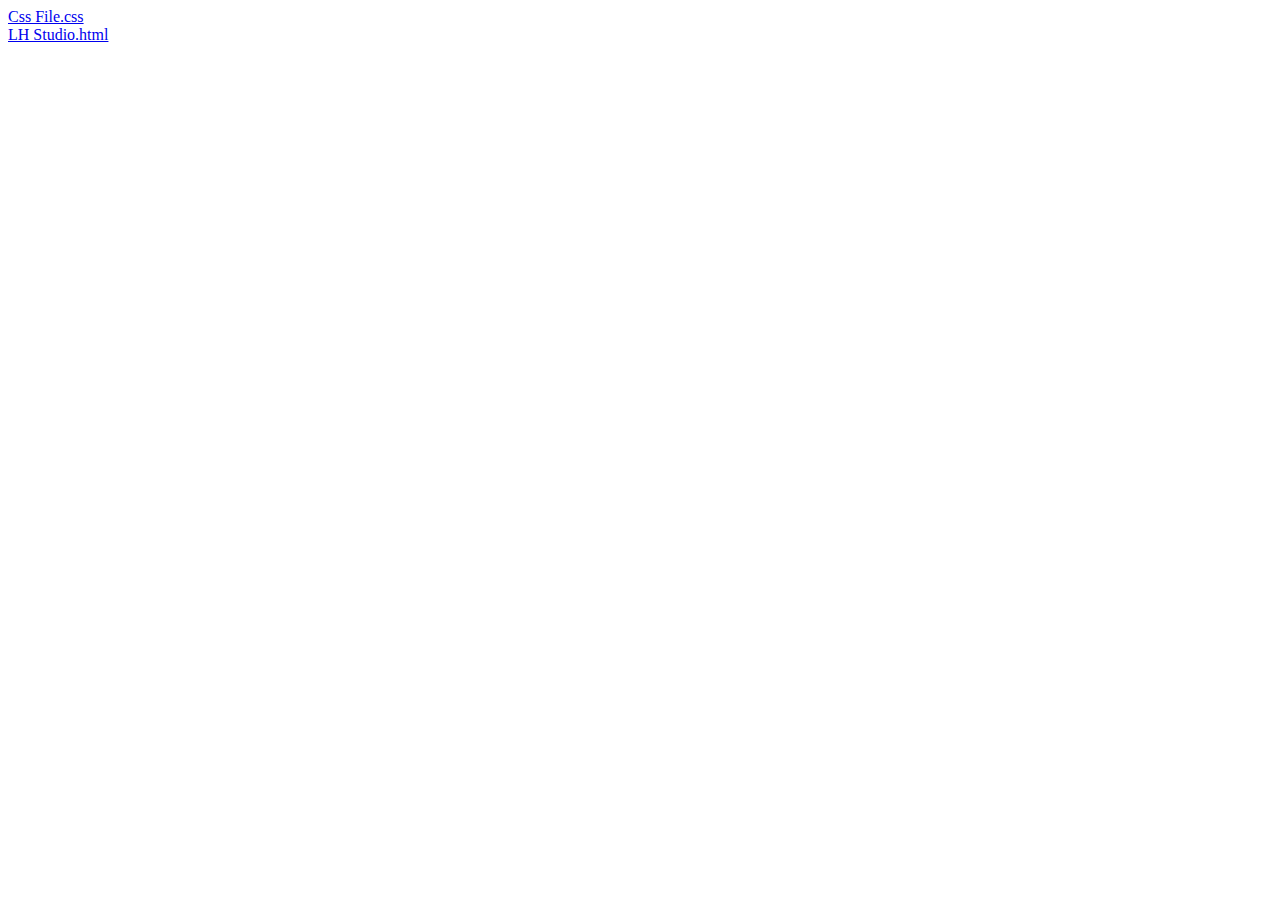
<file: Lh Studio/index.html>
<html><head><title>C:\Users\luked\PycharmProjects\LH Studio Website</title></head><body><a href="Css File.css.html">Css File.css</a><br /><a href="LH Studio.html.html">LH Studio.html</a><br /></body></html>
</file>
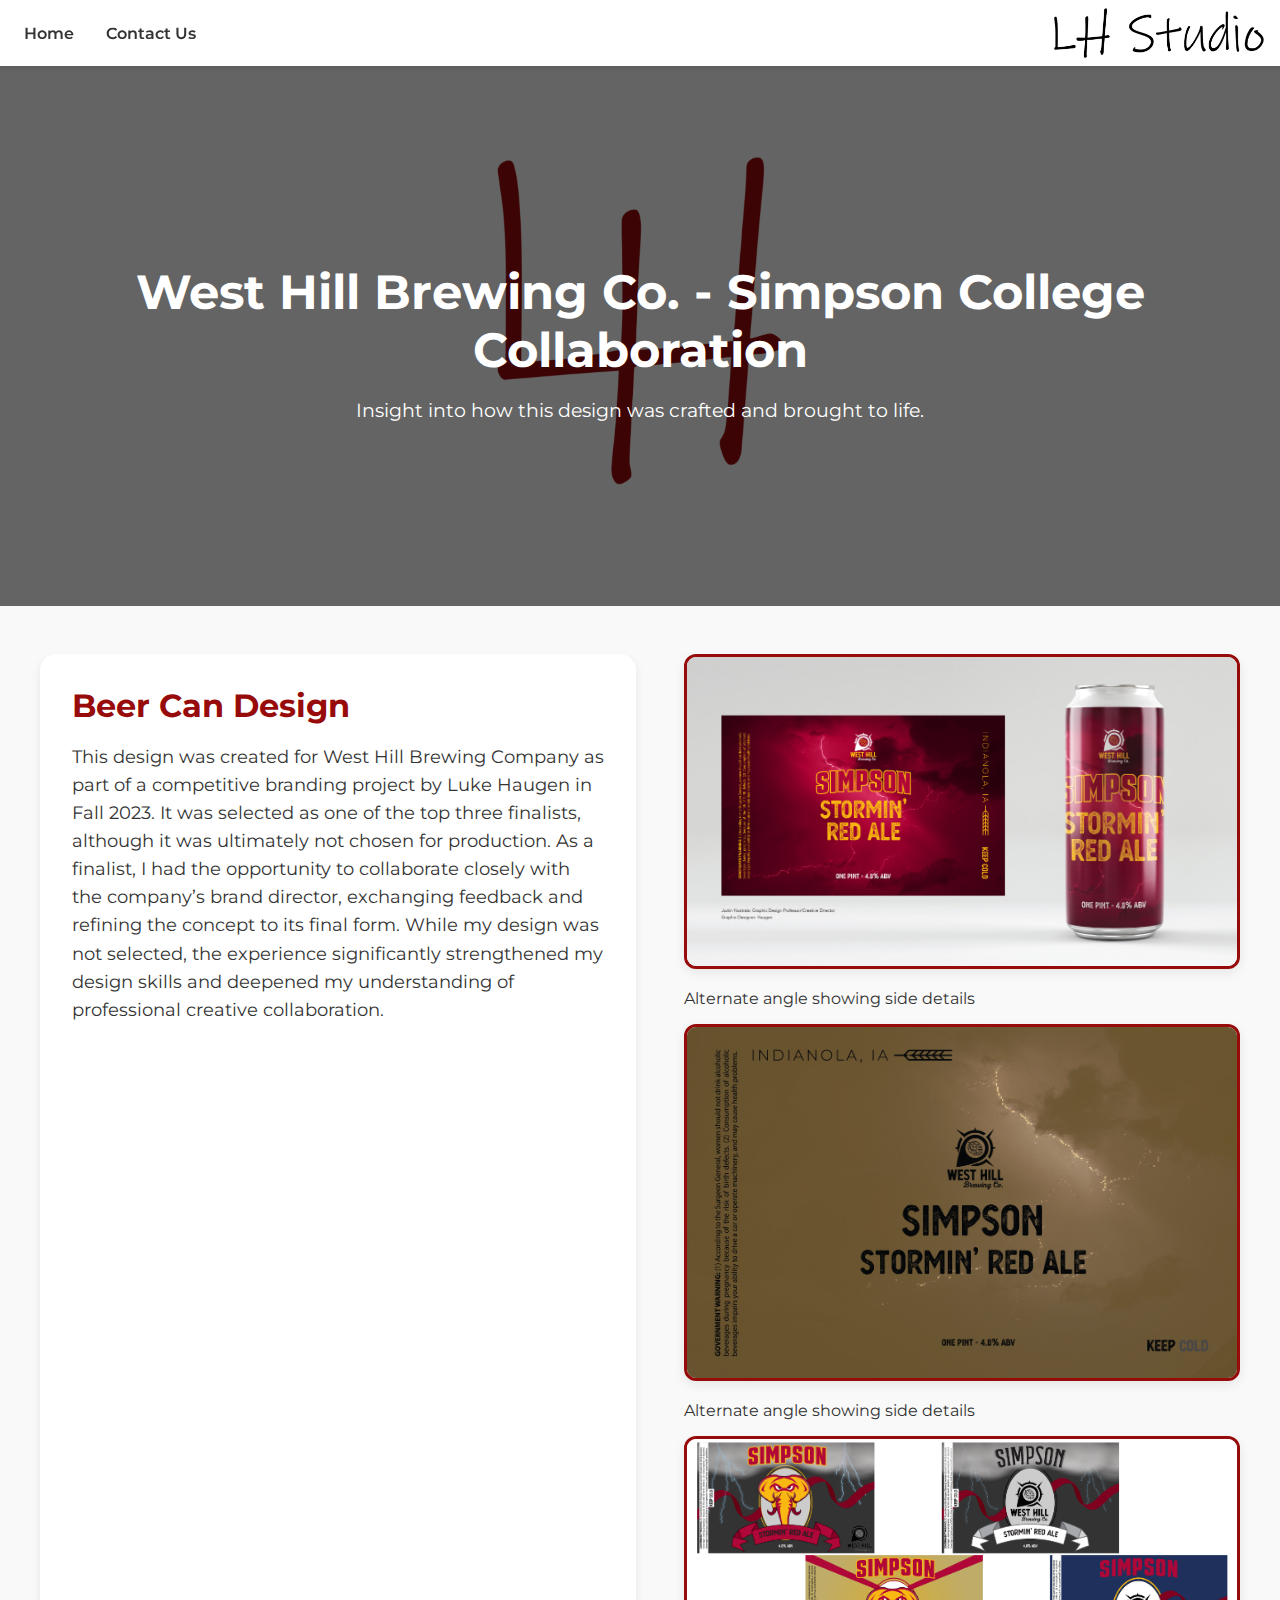
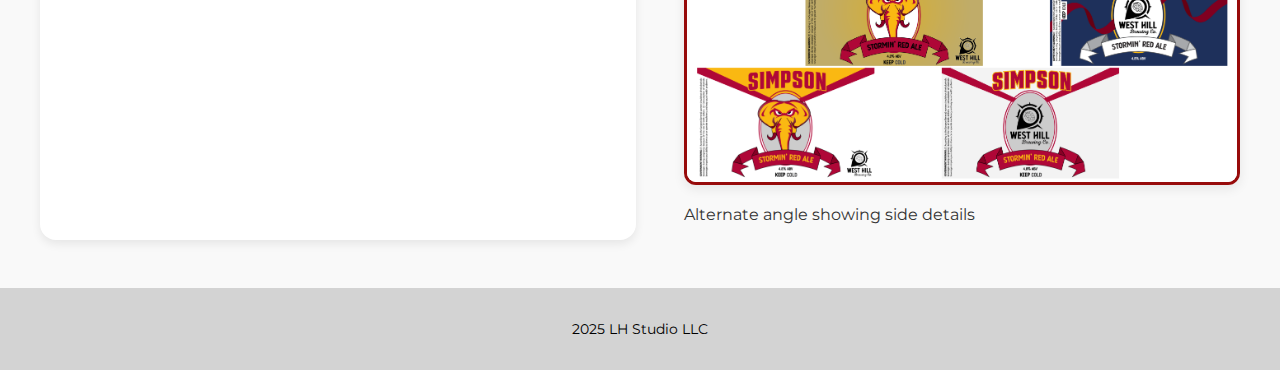
<file: Design1.html>
<!DOCTYPE html>
<html lang="en">
<head>
  <meta charset="UTF-8" />
  <meta name="viewport" content="width=device-width, initial-scale=1" />
  <title>Design 1 – LH Studio</title>
  <link href="https://fonts.googleapis.com/css2?family=Montserrat:wght@400;700&display=swap" rel="stylesheet" />
  <style>
    body {
      margin: 0;
      font-family: 'Montserrat', sans-serif;
      background-color: #f9f9f9;
      color: #333;
      display: flex;
      flex-direction: column;
      min-height: 100vh;
    }
    nav {
      background-color: #fff;
      box-shadow: 0 2px 4px rgba(0,0,0,0.1);
      position: sticky;
      top: 0;
      z-index: 1000;
      padding: 0.5rem 1rem;
    }
    nav ul {
      display: flex;
      align-items: center;
      padding: 0;
      list-style: none;
      margin: 0;
      justify-content: flex-start;
      gap: 1rem;
    }
    nav li {
      margin: 0 0.5rem;
    }
    nav li.logo {
      margin-left: auto;
      margin-right: 0;
    }
    nav a {
      text-decoration: none;
      color: #333;
      font-weight: 600;
      transition: color 0.3s ease;
    }
    nav a:hover {
      color: #970b0b;
    }
    .logo img {
      height: 50px;
      display: block;
    }

    .hero {
      background-image: url('images/LH Studio Logo No Box.png');
      background-repeat: no-repeat;
      background-size: 40%;
      background-position: center;
      height: 60vh;
      display: flex;
      justify-content: center;
      align-items: center;
      position: relative;
      text-align: center;
      color: #fff;
    }
    .hero::after {
      content: '';
      position: absolute;
      top: 0; left: 0;
      width: 100%; height: 100%;
      background-color: rgba(0,0,0,0.6);
      z-index: 0;
    }
    .hero-content {
      position: relative;
      z-index: 1;
    }
    .hero h1 {
      font-size: 3rem;
      margin-bottom: 1rem;
    }
    .hero p {
      font-size: 1.2rem;
    }
    .content-container {
      display: flex;
      flex-wrap: wrap;
      justify-content: center;
      max-width: 1200px;
      margin: 3rem auto;
      padding: 0 1rem;
      gap: 3rem;
      flex-grow: 1;
    }
    .description {
      flex: 1 1 500px;
      max-width: 600px;
      background: #fff;
      padding: 2rem;
      border-radius: 16px;
      box-shadow: 0 4px 10px rgba(0,0,0,0.08);
      color: #333;
    }
    .description h2 {
      margin-top: 0;
      font-weight: 700;
      color: #970b0b;
      font-size: 2rem;
      margin-bottom: 1rem;
    }
    .description p {
      line-height: 1.6;
      font-size: 1.1rem;
    }
    .design-gallery {
      flex: 1 1 500px;
      max-width: 600px;
      display: flex;
      flex-direction: column;
      justify-content: center;
      align-items: center;
      gap: 1.5rem;
    }
    .design-gallery-item img {
      width: 100%;
      max-width: 550px;
      height: auto;
      border: 3px solid #970b0b;
      border-radius: 12px;
      box-shadow: 0 4px 12px rgba(0,0,0,0.08);
      transition: transform 0.3s ease, box-shadow 0.3s ease;
    }
    .design-gallery-item img:hover {
      transform: scale(1.03);
      box-shadow: 0 8px 20px rgba(0,0,0,0.12);
    }

    footer {
      background-color: #D3D3D3;
      color: #000;
      text-align: center;
      padding: 2rem;
      margin-top: auto;
      font-size: 0.9rem;
    }

    @media (max-width: 600px) {
      nav ul {
        flex-direction: column;
        align-items: center;
        gap: 0.5rem;
      }
      nav li.logo {
        order: -1;
        margin: 0 0 0.5rem 0;
        margin-left: 0;
        margin-right: 0;
        align-self: center;
      }
      nav li.logo img {
        height: 50px;
        display: block;
        margin: 0 auto;
      }
      nav li:not(.logo) {
        margin: 0.25rem 0;
      }
      nav a {
        font-size: 1.2rem;
      }
    }

    @media (max-width: 1000px) {
      .content-container {
        flex-direction: column;
        align-items: center;
      }
      .description, .design-gallery {
        max-width: 90vw;
        flex: 1 1 100%;
      }
    }
  </style>
</head>
<body>

  <nav>
    <ul>
      <li><a href="LH%20Studio.html">Home</a></li>
      <li><a href="Contact.html">Contact Us</a></li>
      <li class="logo"><img src="images/Words%20LH%20Studio.png" alt="LH Studio Logo" /></li>
    </ul>
  </nav>

  <section class="hero">
    <div class="hero-content">
      <h1>West Hill Brewing Co. - Simpson College Collaboration</h1>
      <p>Insight into how this design was crafted and brought to life.</p>
    </div>
  </section>

  <main class="content-container">
    <section class="description">
      <h2>Beer Can Design</h2>
      <p>This design was created for West Hill Brewing Company as part of a competitive branding project by Luke Haugen in Fall 2023. It was selected as one of the top three finalists, although it was ultimately not chosen for production. As a finalist, I had the opportunity to collaborate closely with the company’s brand director, exchanging feedback and refining the concept to its final form. While my design was not selected, the experience significantly strengthened my design
        skills and deepened my understanding of professional creative collaboration.</p>
    </section>

    <div class="design-gallery-item">
    <img src="images/Lukes%20Beer%20Label.jpg" alt="Side view" />
    <p>Alternate angle showing side details</p>
      <div class="design-gallery-item">
    <img src="images/Beer%20Logo%20Gold.png" alt="Side view" />
    <p>Alternate angle showing side details</p>
  <div class="design-gallery-item">
    <img src="images/Early%20Design%20Concept-01.png" alt="Side view" />
    <p>Alternate angle showing side details</p>
  </div>
</section>

</section>

  </main>

  <footer>
    2025 LH Studio LLC
  </footer>

</body>
</html>
</file>
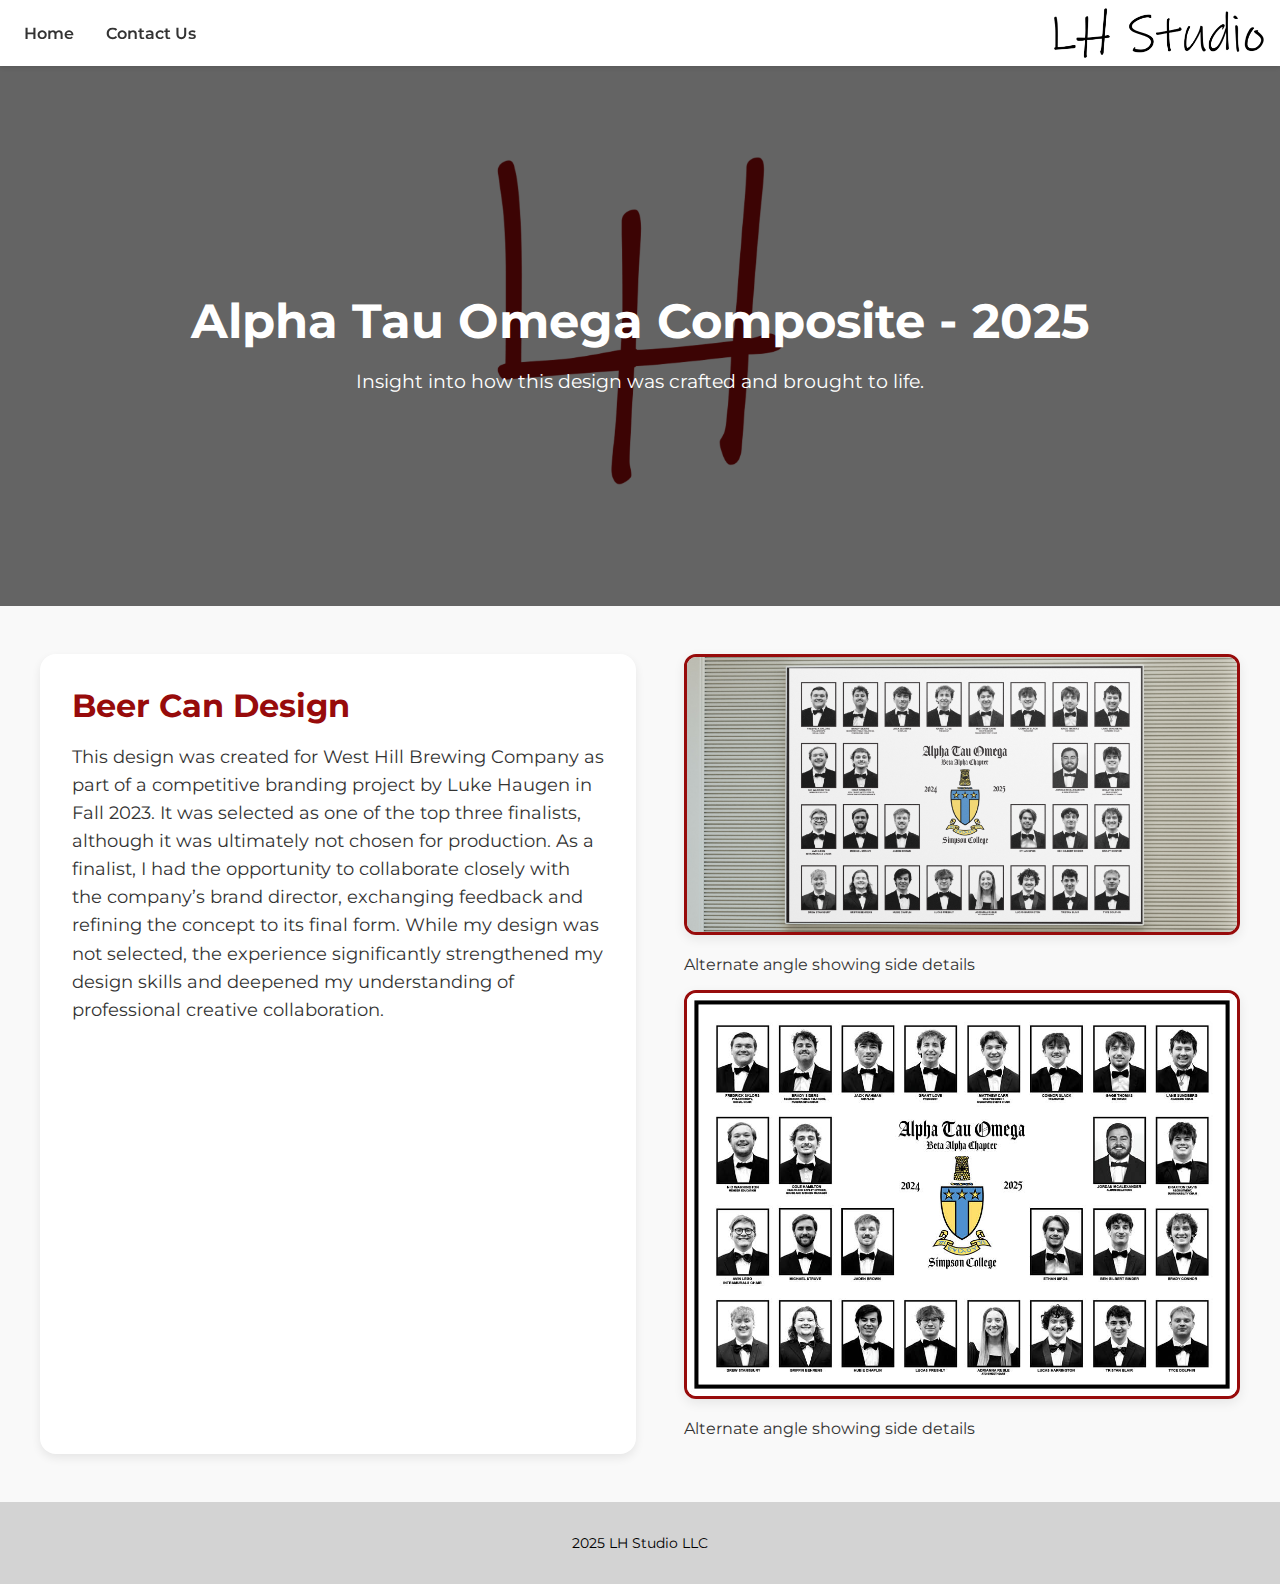
<file: Design2.html>
<!DOCTYPE html>
<html lang="en">
<head>
  <meta charset="UTF-8" />
  <meta name="viewport" content="width=device-width, initial-scale=1" />
  <title>Design 1 – LH Studio</title>
  <link href="https://fonts.googleapis.com/css2?family=Montserrat:wght@400;700&display=swap" rel="stylesheet" />
  <style>
    body {
      margin: 0;
      font-family: 'Montserrat', sans-serif;
      background-color: #f9f9f9;
      color: #333;
      display: flex;
      flex-direction: column;
      min-height: 100vh;
    }
    nav {
      background-color: #fff;
      box-shadow: 0 2px 4px rgba(0,0,0,0.1);
      position: sticky;
      top: 0;
      z-index: 1000;
      padding: 0.5rem 1rem;
    }
    nav ul {
      display: flex;
      align-items: center;
      padding: 0;
      list-style: none;
      margin: 0;
      justify-content: flex-start;
      gap: 1rem;
    }
    nav li {
      margin: 0 0.5rem;
    }
    nav li.logo {
      margin-left: auto;
      margin-right: 0;
    }
    nav a {
      text-decoration: none;
      color: #333;
      font-weight: 600;
      transition: color 0.3s ease;
    }
    nav a:hover {
      color: #970b0b;
    }
    .logo img {
      height: 50px;
      display: block;
    }

    .hero {
      background-image: url('images/LH Studio Logo No Box.png');
      background-repeat: no-repeat;
      background-size: 40%;
      background-position: center;
      height: 60vh;
      display: flex;
      justify-content: center;
      align-items: center;
      position: relative;
      text-align: center;
      color: #fff;
    }
    .hero::after {
      content: '';
      position: absolute;
      top: 0; left: 0;
      width: 100%; height: 100%;
      background-color: rgba(0,0,0,0.6);
      z-index: 0;
    }
    .hero-content {
      position: relative;
      z-index: 1;
    }
    .hero h1 {
      font-size: 3rem;
      margin-bottom: 1rem;
    }
    .hero p {
      font-size: 1.2rem;
    }
    .content-container {
      display: flex;
      flex-wrap: wrap;
      justify-content: center;
      max-width: 1200px;
      margin: 3rem auto;
      padding: 0 1rem;
      gap: 3rem;
      flex-grow: 1;
    }
    .description {
      flex: 1 1 500px;
      max-width: 600px;
      background: #fff;
      padding: 2rem;
      border-radius: 16px;
      box-shadow: 0 4px 10px rgba(0,0,0,0.08);
      color: #333;
    }
    .description h2 {
      margin-top: 0;
      font-weight: 700;
      color: #970b0b;
      font-size: 2rem;
      margin-bottom: 1rem;
    }
    .description p {
      line-height: 1.6;
      font-size: 1.1rem;
    }
    .design-gallery {
      flex: 1 1 500px;
      max-width: 600px;
      display: flex;
      flex-direction: column;
      justify-content: center;
      align-items: center;
      gap: 1.5rem;
    }
    .design-gallery-item img {
      width: 100%;
      max-width: 550px;
      height: auto;
      border: 3px solid #970b0b;
      border-radius: 12px;
      box-shadow: 0 4px 12px rgba(0,0,0,0.08);
      transition: transform 0.3s ease, box-shadow 0.3s ease;
    }
    .design-gallery-item img:hover {
      transform: scale(1.03);
      box-shadow: 0 8px 20px rgba(0,0,0,0.12);
    }

    footer {
      background-color: #D3D3D3;
      color: #000;
      text-align: center;
      padding: 2rem;
      margin-top: auto;
      font-size: 0.9rem;
    }

    @media (max-width: 600px) {
      nav ul {
        flex-direction: column;
        align-items: center;
        gap: 0.5rem;
      }
      nav li.logo {
        order: -1;
        margin: 0 0 0.5rem 0;
        margin-left: 0;
        margin-right: 0;
        align-self: center;
      }
      nav li.logo img {
        height: 50px;
        display: block;
        margin: 0 auto;
      }
      nav li:not(.logo) {
        margin: 0.25rem 0;
      }
      nav a {
        font-size: 1.2rem;
      }
    }

    @media (max-width: 1000px) {
      .content-container {
        flex-direction: column;
        align-items: center;
      }
      .description, .design-gallery {
        max-width: 90vw;
        flex: 1 1 100%;
      }
    }
  </style>
</head>
<body>

  <nav>
    <ul>
      <li><a href="LH%20Studio.html">Home</a></li>
      <li><a href="Contact.html">Contact Us</a></li>
      <li class="logo"><img src="images/Words%20LH%20Studio.png" alt="LH Studio Logo" /></li>
    </ul>
  </nav>

  <section class="hero">
    <div class="hero-content">
      <h1>Alpha Tau Omega Composite - 2025</h1>
      <p>Insight into how this design was crafted and brought to life.</p>
    </div>
  </section>

  <main class="content-container">
    <section class="description">
      <h2>Beer Can Design</h2>
      <p>This design was created for West Hill Brewing Company as part of a competitive branding project by Luke Haugen in Fall 2023. It was selected as one of the top three finalists, although it was ultimately not chosen for production. As a finalist, I had the opportunity to collaborate closely with the company’s brand director, exchanging feedback and refining the concept to its final form. While my design was not selected, the experience significantly strengthened my design
        skills and deepened my understanding of professional creative collaboration.</p>
    </section>

    <div class="design-gallery-item">
    <img src="images/ATO%20Compsite%20250x500-01.png" alt="Side view" />
    <p>Alternate angle showing side details</p>
      <div class="design-gallery-item">
    <img src="images/ATO%20composite%202025.jpg" alt="Side view" />
    <p>Alternate angle showing side details</p>

  </div>
</section>

</section>

  </main>

  <footer>
    2025 LH Studio LLC
  </footer>

</body>
</html>
</file>
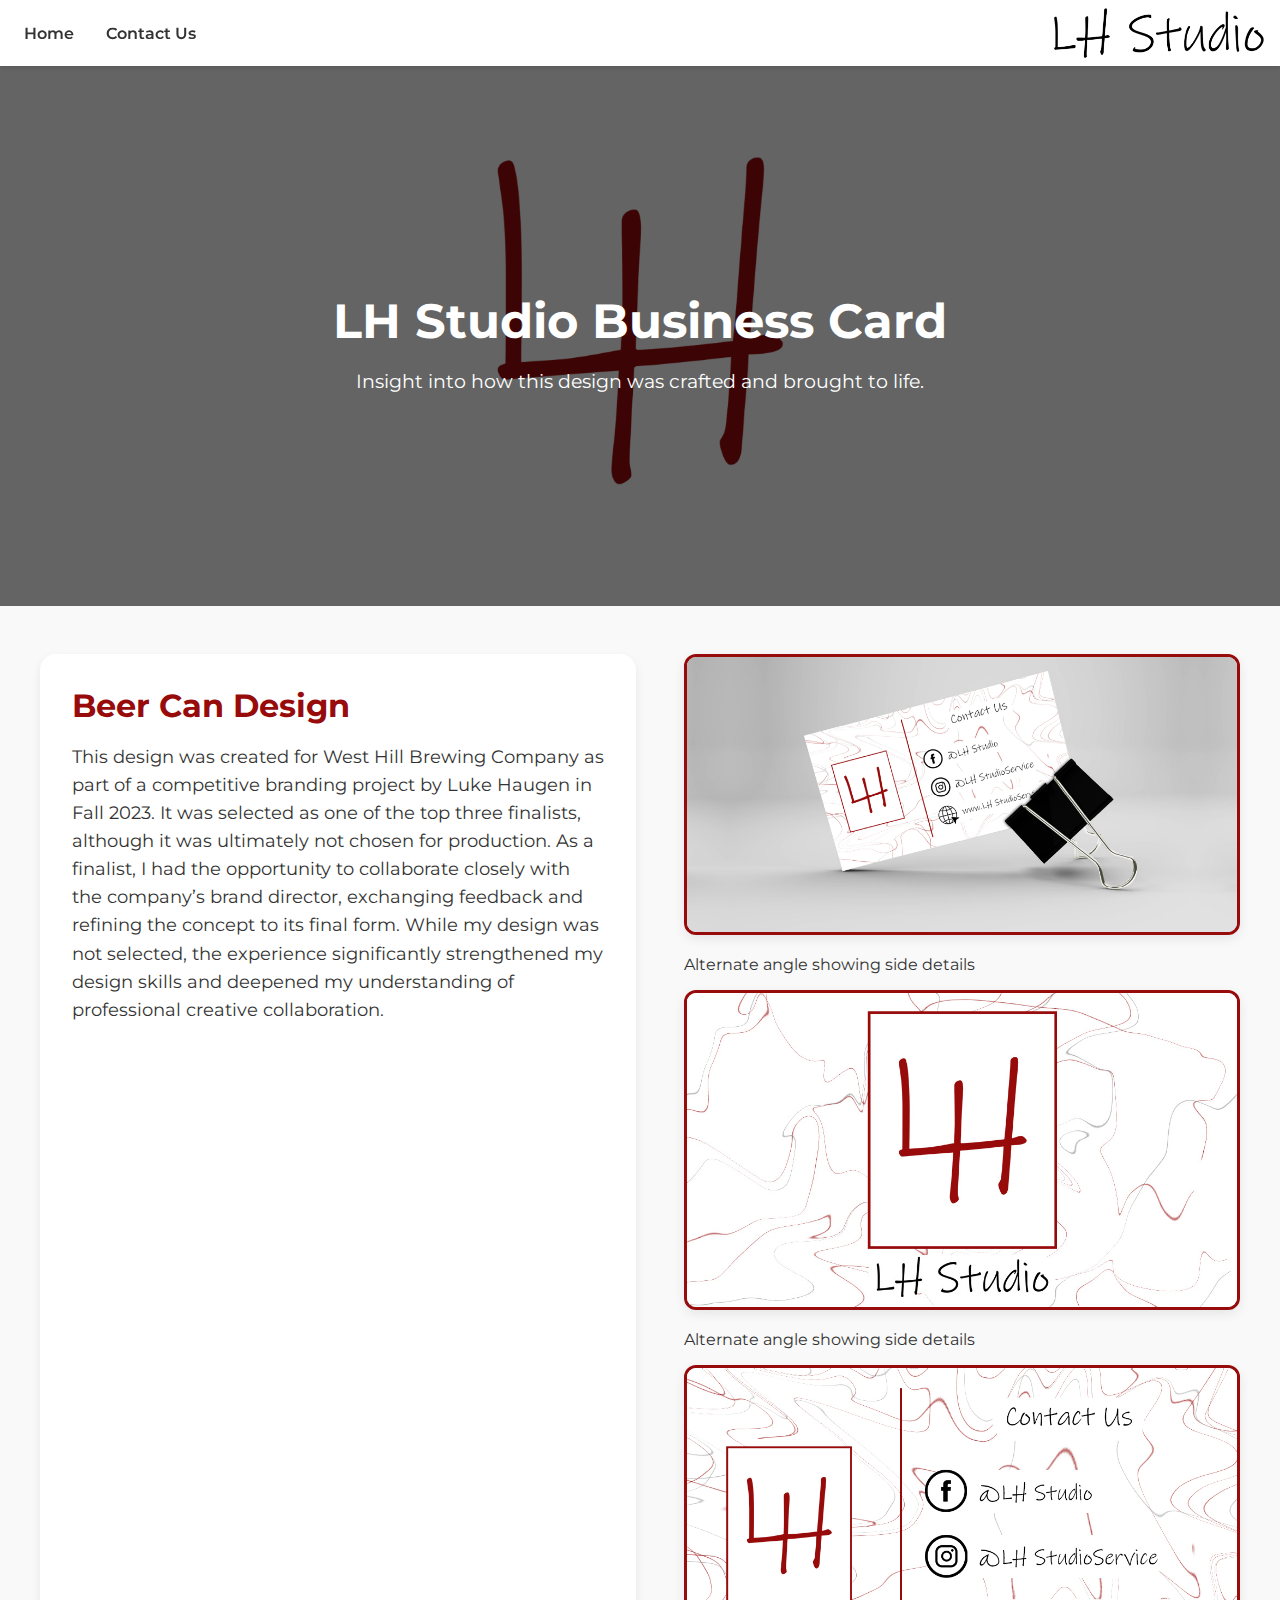
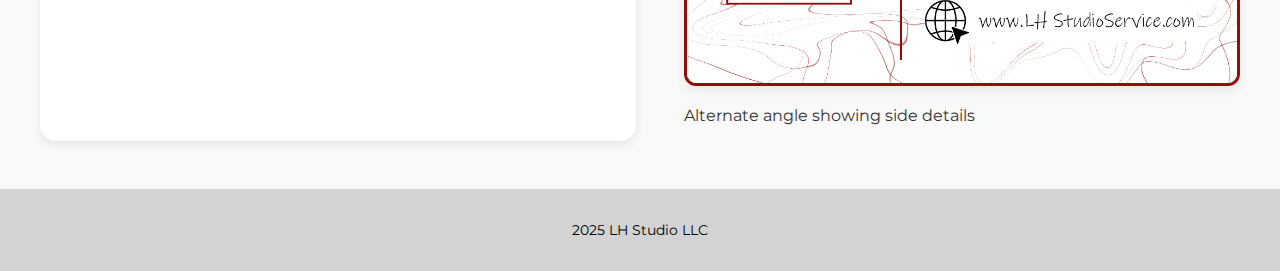
<file: Design3.html>
<!DOCTYPE html>
<html lang="en">
<head>
  <meta charset="UTF-8" />
  <meta name="viewport" content="width=device-width, initial-scale=1" />
  <title>Design 1 – LH Studio</title>
  <link href="https://fonts.googleapis.com/css2?family=Montserrat:wght@400;700&display=swap" rel="stylesheet" />
  <style>
    body {
      margin: 0;
      font-family: 'Montserrat', sans-serif;
      background-color: #f9f9f9;
      color: #333;
      display: flex;
      flex-direction: column;
      min-height: 100vh;
    }
    nav {
      background-color: #fff;
      box-shadow: 0 2px 4px rgba(0,0,0,0.1);
      position: sticky;
      top: 0;
      z-index: 1000;
      padding: 0.5rem 1rem;
    }
    nav ul {
      display: flex;
      align-items: center;
      padding: 0;
      list-style: none;
      margin: 0;
      justify-content: flex-start;
      gap: 1rem;
    }
    nav li {
      margin: 0 0.5rem;
    }
    nav li.logo {
      margin-left: auto;
      margin-right: 0;
    }
    nav a {
      text-decoration: none;
      color: #333;
      font-weight: 600;
      transition: color 0.3s ease;
    }
    nav a:hover {
      color: #970b0b;
    }
    .logo img {
      height: 50px;
      display: block;
    }

    .hero {
      background-image: url('images/LH Studio Logo No Box.png');
      background-repeat: no-repeat;
      background-size: 40%;
      background-position: center;
      height: 60vh;
      display: flex;
      justify-content: center;
      align-items: center;
      position: relative;
      text-align: center;
      color: #fff;
    }
    .hero::after {
      content: '';
      position: absolute;
      top: 0; left: 0;
      width: 100%; height: 100%;
      background-color: rgba(0,0,0,0.6);
      z-index: 0;
    }
    .hero-content {
      position: relative;
      z-index: 1;
    }
    .hero h1 {
      font-size: 3rem;
      margin-bottom: 1rem;
    }
    .hero p {
      font-size: 1.2rem;
    }
    .content-container {
      display: flex;
      flex-wrap: wrap;
      justify-content: center;
      max-width: 1200px;
      margin: 3rem auto;
      padding: 0 1rem;
      gap: 3rem;
      flex-grow: 1;
    }
    .description {
      flex: 1 1 500px;
      max-width: 600px;
      background: #fff;
      padding: 2rem;
      border-radius: 16px;
      box-shadow: 0 4px 10px rgba(0,0,0,0.08);
      color: #333;
    }
    .description h2 {
      margin-top: 0;
      font-weight: 700;
      color: #970b0b;
      font-size: 2rem;
      margin-bottom: 1rem;
    }
    .description p {
      line-height: 1.6;
      font-size: 1.1rem;
    }
    .design-gallery {
      flex: 1 1 500px;
      max-width: 600px;
      display: flex;
      flex-direction: column;
      justify-content: center;
      align-items: center;
      gap: 1.5rem;
    }
    .design-gallery-item img {
      width: 100%;
      max-width: 550px;
      height: auto;
      border: 3px solid #970b0b;
      border-radius: 12px;
      box-shadow: 0 4px 12px rgba(0,0,0,0.08);
      transition: transform 0.3s ease, box-shadow 0.3s ease;
    }
    .design-gallery-item img:hover {
      transform: scale(1.03);
      box-shadow: 0 8px 20px rgba(0,0,0,0.12);
    }

    footer {
      background-color: #D3D3D3;
      color: #000;
      text-align: center;
      padding: 2rem;
      margin-top: auto;
      font-size: 0.9rem;
    }

    @media (max-width: 600px) {
      nav ul {
        flex-direction: column;
        align-items: center;
        gap: 0.5rem;
      }
      nav li.logo {
        order: -1;
        margin: 0 0 0.5rem 0;
        margin-left: 0;
        margin-right: 0;
        align-self: center;
      }
      nav li.logo img {
        height: 50px;
        display: block;
        margin: 0 auto;
      }
      nav li:not(.logo) {
        margin: 0.25rem 0;
      }
      nav a {
        font-size: 1.2rem;
      }
    }

    @media (max-width: 1000px) {
      .content-container {
        flex-direction: column;
        align-items: center;
      }
      .description, .design-gallery {
        max-width: 90vw;
        flex: 1 1 100%;
      }
    }
  </style>
</head>
<body>

  <nav>
    <ul>
      <li><a href="LH%20Studio.html">Home</a></li>
      <li><a href="Contact.html">Contact Us</a></li>
      <li class="logo"><img src="images/Words%20LH%20Studio.png" alt="LH Studio Logo" /></li>
    </ul>
  </nav>

  <section class="hero">
    <div class="hero-content">
      <h1>LH Studio Business Card</h1>
      <p>Insight into how this design was crafted and brought to life.</p>
    </div>
  </section>

  <main class="content-container">
    <section class="description">
      <h2>Beer Can Design</h2>
      <p>This design was created for West Hill Brewing Company as part of a competitive branding project by Luke Haugen in Fall 2023. It was selected as one of the top three finalists, although it was ultimately not chosen for production. As a finalist, I had the opportunity to collaborate closely with the company’s brand director, exchanging feedback and refining the concept to its final form. While my design was not selected, the experience significantly strengthened my design
        skills and deepened my understanding of professional creative collaboration.</p>
    </section>

    <div class="design-gallery-item">
    <img src="images/LH%20Studio%20BC%20250x500-01.png" alt="Side view" />
    <p>Alternate angle showing side details</p>
      <div class="design-gallery-item">
    <img src="images/LH%20Studio%20BC%20Front.jpg" alt="Side view" />
    <p>Alternate angle showing side details</p>
  <div class="design-gallery-item">
    <img src="images/LH%20Studio%20BC%20Back.jpg" alt="Side view" />
    <p>Alternate angle showing side details</p>
  </div>
</section>

</section>

  </main>

  <footer>
    2025 LH Studio LLC
  </footer>

</body>
</html>
</file>
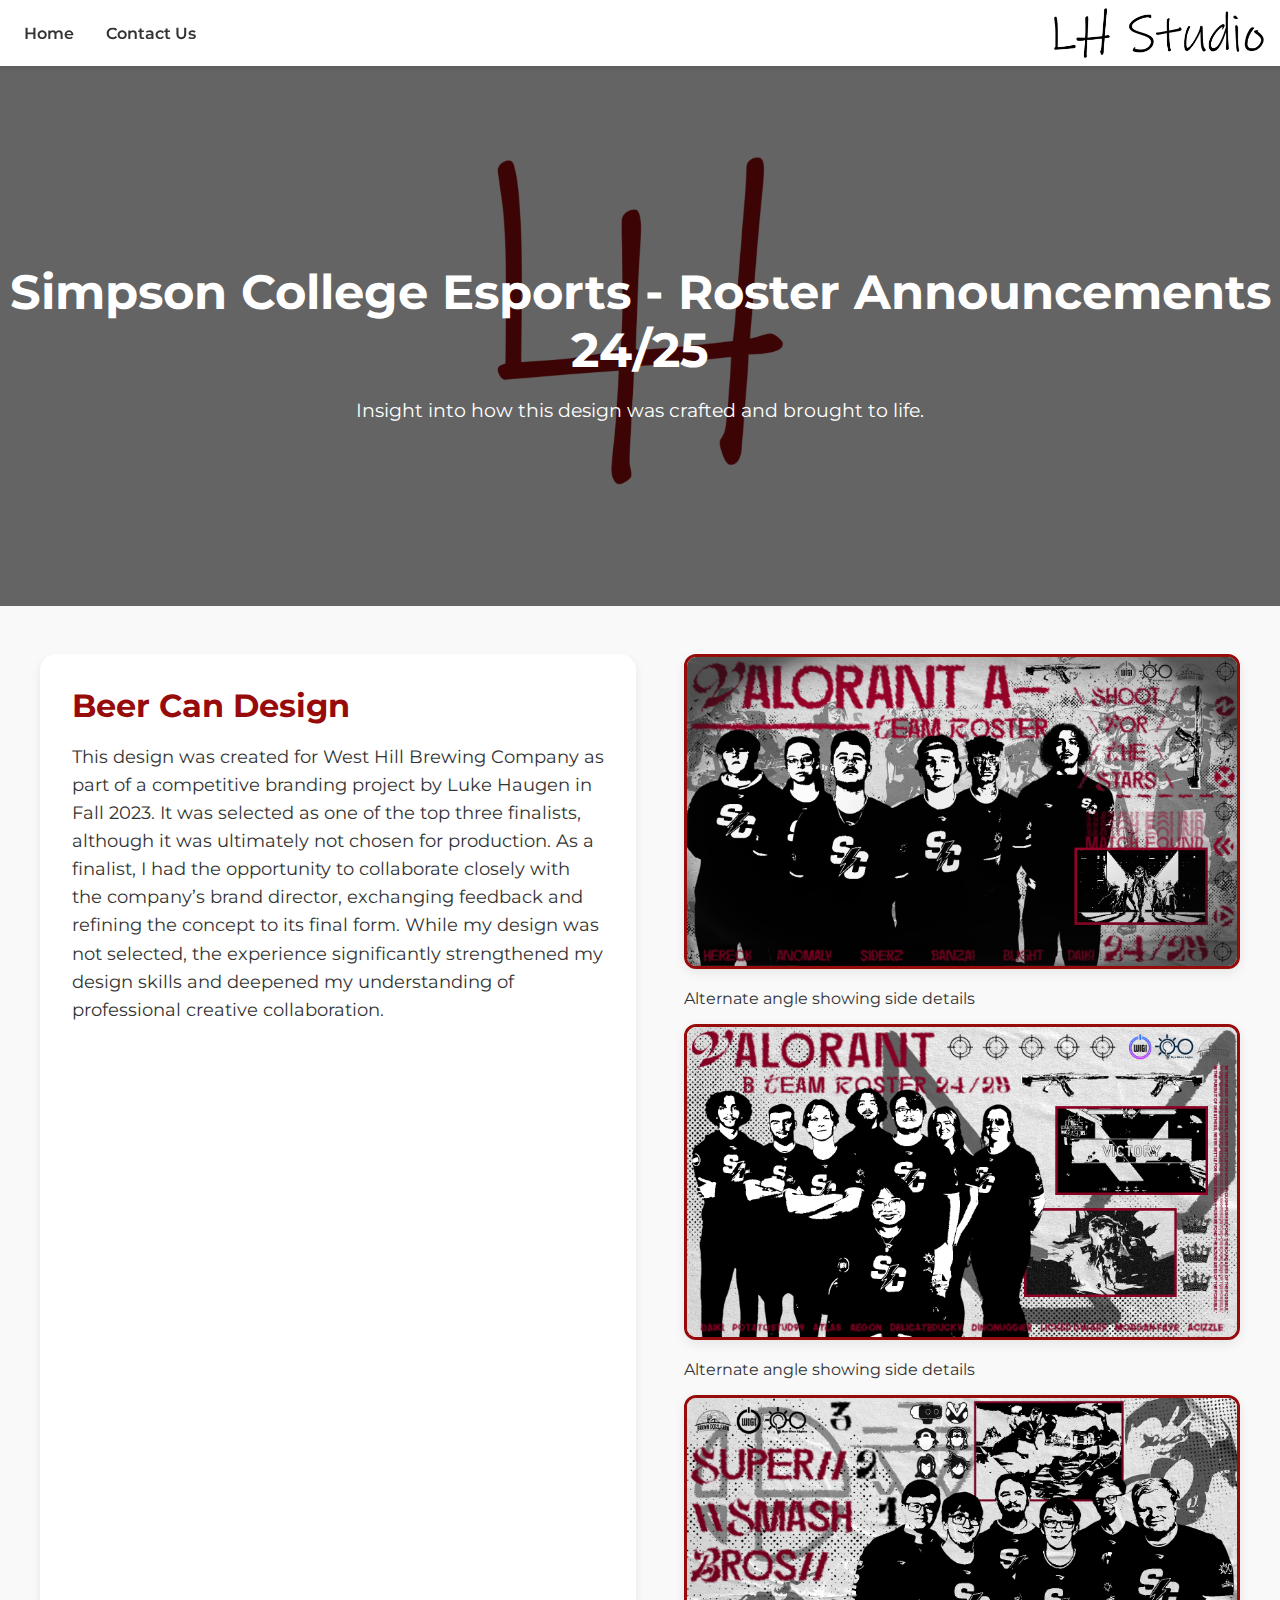
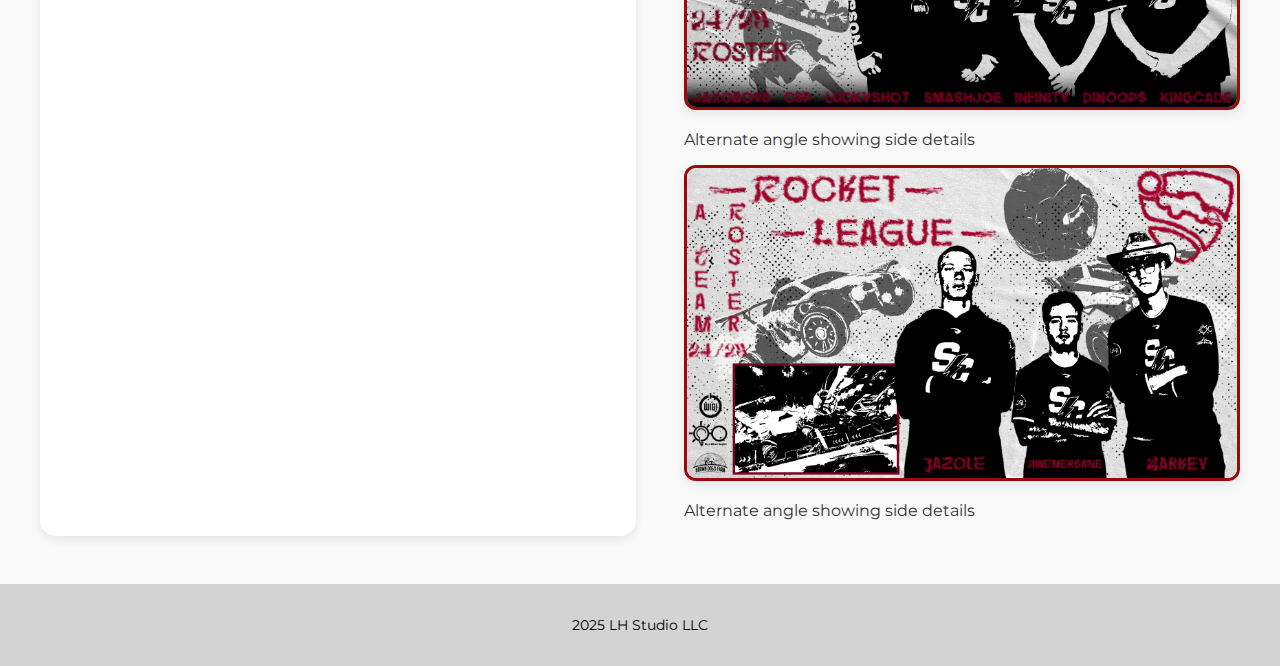
<file: Design4.html>
<!DOCTYPE html>
<html lang="en">
<head>
  <meta charset="UTF-8" />
  <meta name="viewport" content="width=device-width, initial-scale=1" />
  <title>Design 1 – LH Studio</title>
  <link href="https://fonts.googleapis.com/css2?family=Montserrat:wght@400;700&display=swap" rel="stylesheet" />
  <style>
    body {
      margin: 0;
      font-family: 'Montserrat', sans-serif;
      background-color: #f9f9f9;
      color: #333;
      display: flex;
      flex-direction: column;
      min-height: 100vh;
    }
    nav {
      background-color: #fff;
      box-shadow: 0 2px 4px rgba(0,0,0,0.1);
      position: sticky;
      top: 0;
      z-index: 1000;
      padding: 0.5rem 1rem;
    }
    nav ul {
      display: flex;
      align-items: center;
      padding: 0;
      list-style: none;
      margin: 0;
      justify-content: flex-start;
      gap: 1rem;
    }
    nav li {
      margin: 0 0.5rem;
    }
    nav li.logo {
      margin-left: auto;
      margin-right: 0;
    }
    nav a {
      text-decoration: none;
      color: #333;
      font-weight: 600;
      transition: color 0.3s ease;
    }
    nav a:hover {
      color: #970b0b;
    }
    .logo img {
      height: 50px;
      display: block;
    }

    .hero {
      background-image: url('images/LH Studio Logo No Box.png');
      background-repeat: no-repeat;
      background-size: 40%;
      background-position: center;
      height: 60vh;
      display: flex;
      justify-content: center;
      align-items: center;
      position: relative;
      text-align: center;
      color: #fff;
    }
    .hero::after {
      content: '';
      position: absolute;
      top: 0; left: 0;
      width: 100%; height: 100%;
      background-color: rgba(0,0,0,0.6);
      z-index: 0;
    }
    .hero-content {
      position: relative;
      z-index: 1;
    }
    .hero h1 {
      font-size: 3rem;
      margin-bottom: 1rem;
    }
    .hero p {
      font-size: 1.2rem;
    }
    .content-container {
      display: flex;
      flex-wrap: wrap;
      justify-content: center;
      max-width: 1200px;
      margin: 3rem auto;
      padding: 0 1rem;
      gap: 3rem;
      flex-grow: 1;
    }
    .description {
      flex: 1 1 500px;
      max-width: 600px;
      background: #fff;
      padding: 2rem;
      border-radius: 16px;
      box-shadow: 0 4px 10px rgba(0,0,0,0.08);
      color: #333;
    }
    .description h2 {
      margin-top: 0;
      font-weight: 700;
      color: #970b0b;
      font-size: 2rem;
      margin-bottom: 1rem;
    }
    .description p {
      line-height: 1.6;
      font-size: 1.1rem;
    }
    .design-gallery {
      flex: 1 1 500px;
      max-width: 600px;
      display: flex;
      flex-direction: column;
      justify-content: center;
      align-items: center;
      gap: 1.5rem;
    }
    .design-gallery-item img {
      width: 100%;
      max-width: 550px;
      height: auto;
      border: 3px solid #970b0b;
      border-radius: 12px;
      box-shadow: 0 4px 12px rgba(0,0,0,0.08);
      transition: transform 0.3s ease, box-shadow 0.3s ease;
    }
    .design-gallery-item img:hover {
      transform: scale(1.03);
      box-shadow: 0 8px 20px rgba(0,0,0,0.12);
    }

    footer {
      background-color: #D3D3D3;
      color: #000;
      text-align: center;
      padding: 2rem;
      margin-top: auto;
      font-size: 0.9rem;
    }

    @media (max-width: 600px) {
      nav ul {
        flex-direction: column;
        align-items: center;
        gap: 0.5rem;
      }
      nav li.logo {
        order: -1;
        margin: 0 0 0.5rem 0;
        margin-left: 0;
        margin-right: 0;
        align-self: center;
      }
      nav li.logo img {
        height: 50px;
        display: block;
        margin: 0 auto;
      }
      nav li:not(.logo) {
        margin: 0.25rem 0;
      }
      nav a {
        font-size: 1.2rem;
      }
    }

    @media (max-width: 1000px) {
      .content-container {
        flex-direction: column;
        align-items: center;
      }
      .description, .design-gallery {
        max-width: 90vw;
        flex: 1 1 100%;
      }
    }
  </style>
</head>
<body>

  <nav>
    <ul>
      <li><a href="LH%20Studio.html">Home</a></li>
      <li><a href="Contact.html">Contact Us</a></li>
      <li class="logo"><img src="images/Words%20LH%20Studio.png" alt="LH Studio Logo" /></li>
    </ul>
  </nav>

  <section class="hero">
    <div class="hero-content">
      <h1>Simpson College Esports - Roster Announcements 24/25</h1>
      <p>Insight into how this design was crafted and brought to life.</p>
    </div>
  </section>

  <main class="content-container">
    <section class="description">
      <h2>Beer Can Design</h2>
      <p>This design was created for West Hill Brewing Company as part of a competitive branding project by Luke Haugen in Fall 2023. It was selected as one of the top three finalists, although it was ultimately not chosen for production. As a finalist, I had the opportunity to collaborate closely with the company’s brand director, exchanging feedback and refining the concept to its final form. While my design was not selected, the experience significantly strengthened my design
        skills and deepened my understanding of professional creative collaboration.</p>
    </section>

    <div class="design-gallery-item">
    <img src="images/Valorant%20A%20Team%20Roster%20(1).png" alt="Side view" />
    <p>Alternate angle showing side details</p>
      <div class="design-gallery-item">
    <img src="images/Val%20B%20Team%20Roster%20Announcement%20(1).png" alt="Side view" />
    <p>Alternate angle showing side details</p>
  <div class="design-gallery-item">
    <img src="images/Smash%20Roster%20Anouncement%20(1).png" alt="Side view" />
    <p>Alternate angle showing side details</p>
  <div class="design-gallery-item">
    <img src="images/Rocket%20Leauge%20Roster%20Anouncement%20(1).png" alt="Side view" />
    <p>Alternate angle showing side details</p>
  </div>
</section>

</section>

  </main>

  <footer>
    2025 LH Studio LLC
  </footer>

</body>
</html>
</file>
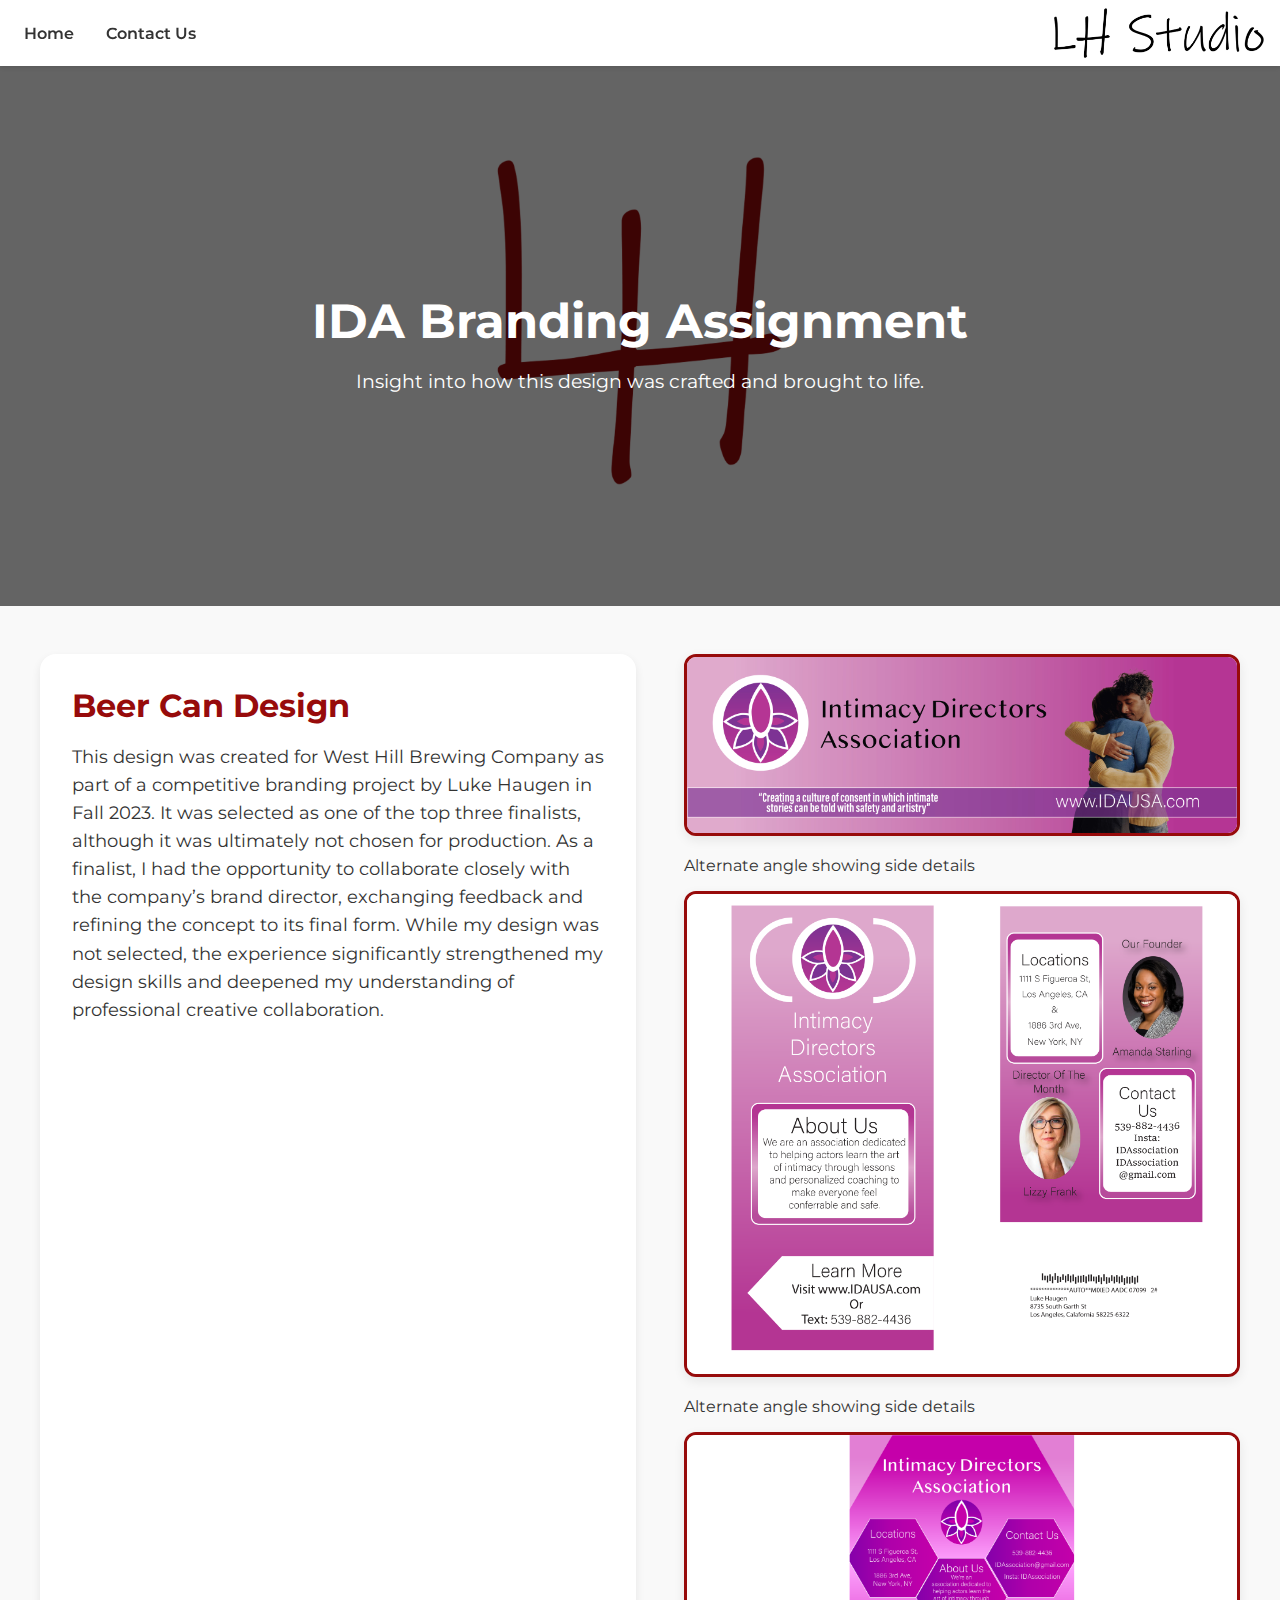
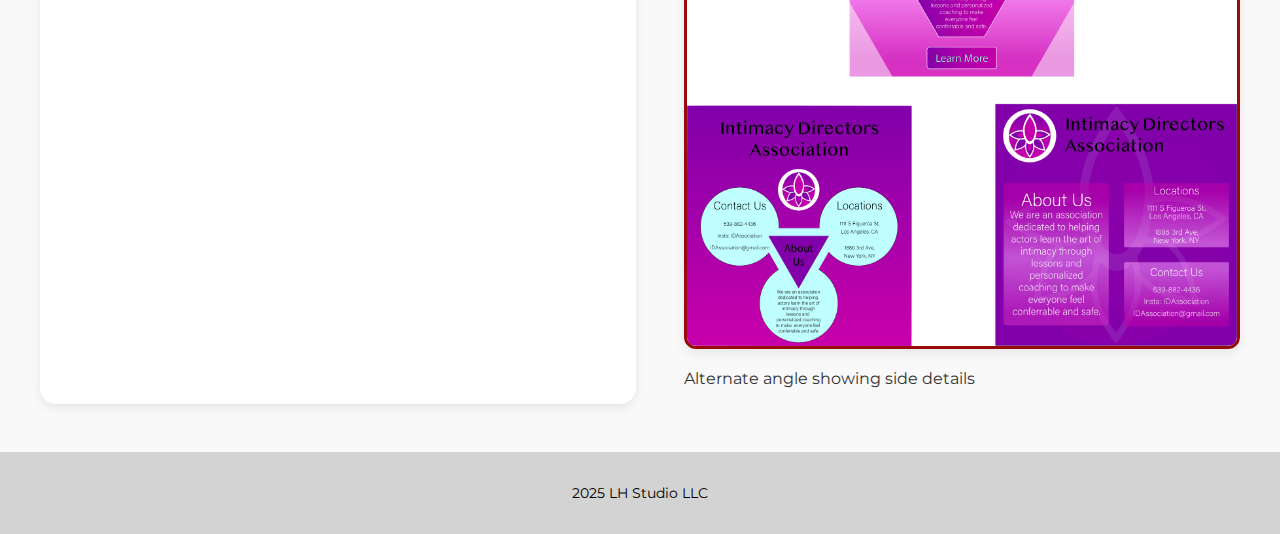
<file: Design5.html>
<!DOCTYPE html>
<html lang="en">
<head>
  <meta charset="UTF-8" />
  <meta name="viewport" content="width=device-width, initial-scale=1" />
  <title>Design 1 – LH Studio</title>
  <link href="https://fonts.googleapis.com/css2?family=Montserrat:wght@400;700&display=swap" rel="stylesheet" />
  <style>
    body {
      margin: 0;
      font-family: 'Montserrat', sans-serif;
      background-color: #f9f9f9;
      color: #333;
      display: flex;
      flex-direction: column;
      min-height: 100vh;
    }
    nav {
      background-color: #fff;
      box-shadow: 0 2px 4px rgba(0,0,0,0.1);
      position: sticky;
      top: 0;
      z-index: 1000;
      padding: 0.5rem 1rem;
    }
    nav ul {
      display: flex;
      align-items: center;
      padding: 0;
      list-style: none;
      margin: 0;
      justify-content: flex-start;
      gap: 1rem;
    }
    nav li {
      margin: 0 0.5rem;
    }
    nav li.logo {
      margin-left: auto;
      margin-right: 0;
    }
    nav a {
      text-decoration: none;
      color: #333;
      font-weight: 600;
      transition: color 0.3s ease;
    }
    nav a:hover {
      color: #970b0b;
    }
    .logo img {
      height: 50px;
      display: block;
    }

    .hero {
      background-image: url('images/LH Studio Logo No Box.png');
      background-repeat: no-repeat;
      background-size: 40%;
      background-position: center;
      height: 60vh;
      display: flex;
      justify-content: center;
      align-items: center;
      position: relative;
      text-align: center;
      color: #fff;
    }
    .hero::after {
      content: '';
      position: absolute;
      top: 0; left: 0;
      width: 100%; height: 100%;
      background-color: rgba(0,0,0,0.6);
      z-index: 0;
    }
    .hero-content {
      position: relative;
      z-index: 1;
    }
    .hero h1 {
      font-size: 3rem;
      margin-bottom: 1rem;
    }
    .hero p {
      font-size: 1.2rem;
    }
    .content-container {
      display: flex;
      flex-wrap: wrap;
      justify-content: center;
      max-width: 1200px;
      margin: 3rem auto;
      padding: 0 1rem;
      gap: 3rem;
      flex-grow: 1;
    }
    .description {
      flex: 1 1 500px;
      max-width: 600px;
      background: #fff;
      padding: 2rem;
      border-radius: 16px;
      box-shadow: 0 4px 10px rgba(0,0,0,0.08);
      color: #333;
    }
    .description h2 {
      margin-top: 0;
      font-weight: 700;
      color: #970b0b;
      font-size: 2rem;
      margin-bottom: 1rem;
    }
    .description p {
      line-height: 1.6;
      font-size: 1.1rem;
    }
    .design-gallery {
      flex: 1 1 500px;
      max-width: 600px;
      display: flex;
      flex-direction: column;
      justify-content: center;
      align-items: center;
      gap: 1.5rem;
    }
    .design-gallery-item img {
      width: 100%;
      max-width: 550px;
      height: auto;
      border: 3px solid #970b0b;
      border-radius: 12px;
      box-shadow: 0 4px 12px rgba(0,0,0,0.08);
      transition: transform 0.3s ease, box-shadow 0.3s ease;
    }
    .design-gallery-item img:hover {
      transform: scale(1.03);
      box-shadow: 0 8px 20px rgba(0,0,0,0.12);
    }

    footer {
      background-color: #D3D3D3;
      color: #000;
      text-align: center;
      padding: 2rem;
      margin-top: auto;
      font-size: 0.9rem;
    }

    @media (max-width: 600px) {
      nav ul {
        flex-direction: column;
        align-items: center;
        gap: 0.5rem;
      }
      nav li.logo {
        order: -1;
        margin: 0 0 0.5rem 0;
        margin-left: 0;
        margin-right: 0;
        align-self: center;
      }
      nav li.logo img {
        height: 50px;
        display: block;
        margin: 0 auto;
      }
      nav li:not(.logo) {
        margin: 0.25rem 0;
      }
      nav a {
        font-size: 1.2rem;
      }
    }

    @media (max-width: 1000px) {
      .content-container {
        flex-direction: column;
        align-items: center;
      }
      .description, .design-gallery {
        max-width: 90vw;
        flex: 1 1 100%;
      }
    }
  </style>
</head>
<body>

  <nav>
    <ul>
      <li><a href="LH%20Studio.html">Home</a></li>
      <li><a href="Contact.html">Contact Us</a></li>
      <li class="logo"><img src="images/Words%20LH%20Studio.png" alt="LH Studio Logo" /></li>
    </ul>
  </nav>

  <section class="hero">
    <div class="hero-content">
      <h1>IDA Branding Assignment </h1>
      <p>Insight into how this design was crafted and brought to life.</p>
    </div>
  </section>

  <main class="content-container">
    <section class="description">
      <h2>Beer Can Design</h2>
      <p>This design was created for West Hill Brewing Company as part of a competitive branding project by Luke Haugen in Fall 2023. It was selected as one of the top three finalists, although it was ultimately not chosen for production. As a finalist, I had the opportunity to collaborate closely with the company’s brand director, exchanging feedback and refining the concept to its final form. While my design was not selected, the experience significantly strengthened my design
        skills and deepened my understanding of professional creative collaboration.</p>
    </section>

    <div class="design-gallery-item">
    <img src="images/IDA_BillBoard_Luke%20Haugen.jpg" alt="Side view" />
    <p>Alternate angle showing side details</p>
      <div class="design-gallery-item">
    <img src="images/IDA%20Mailer-01.png" alt="Side view" />
    <p>Alternate angle showing side details</p>
  <div class="design-gallery-item">
    <img src="images/Web%20Design.png" alt="Side view" />
    <p>Alternate angle showing side details</p>
  </div>
</section>

</section>

  </main>

  <footer>
    2025 LH Studio LLC
  </footer>

</body>
</html>
</file>
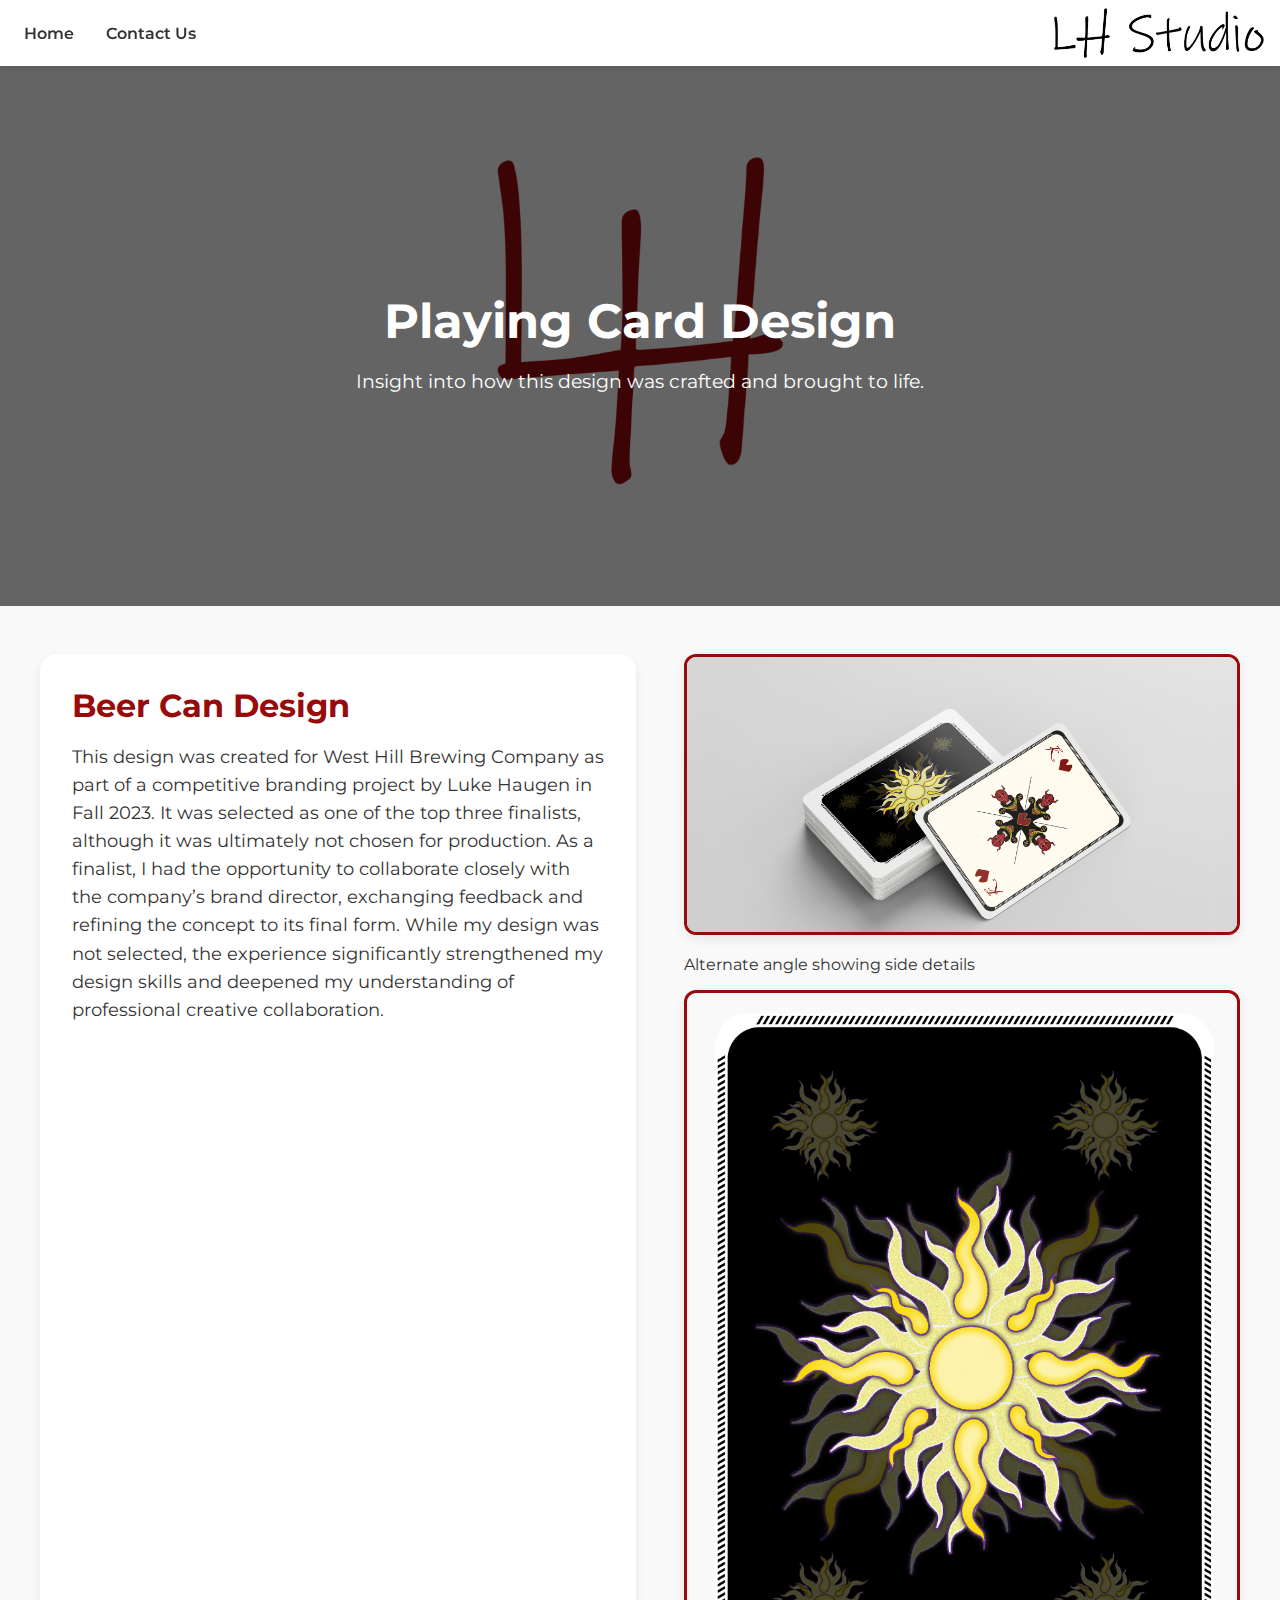
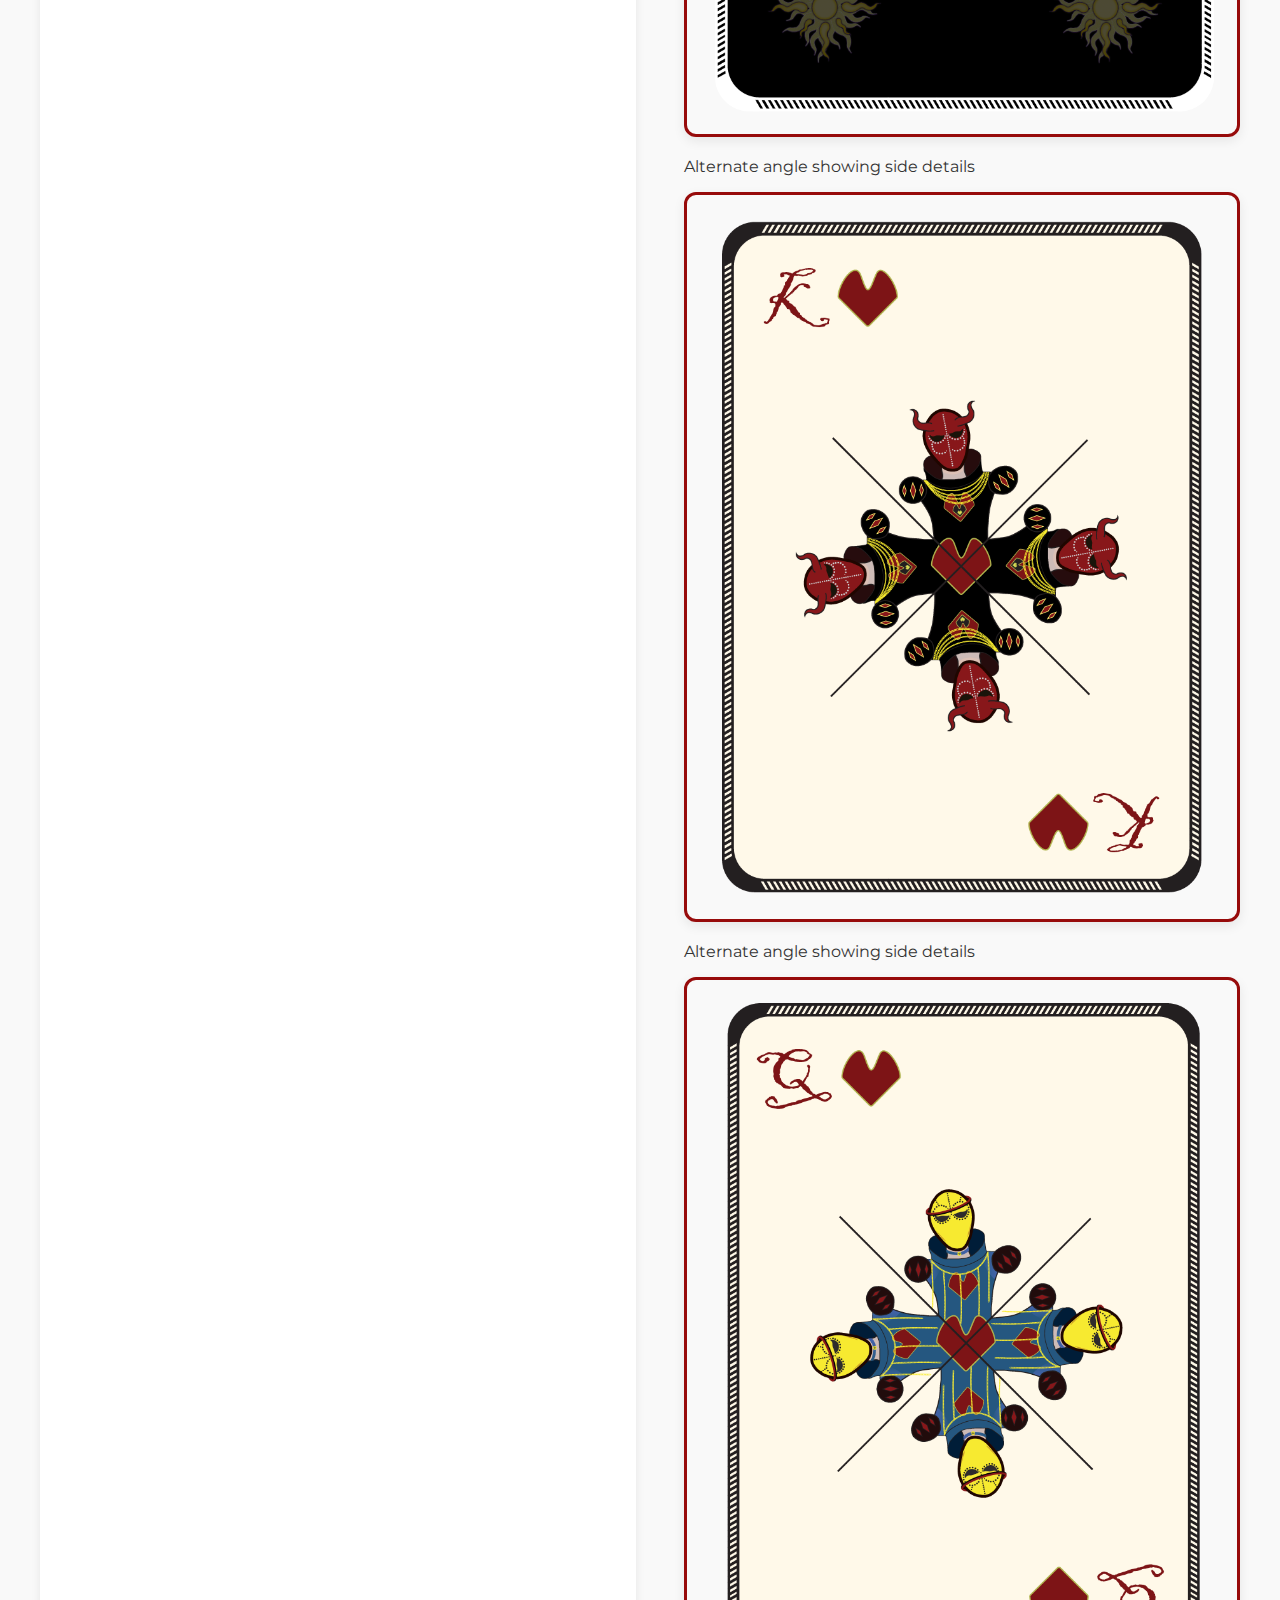
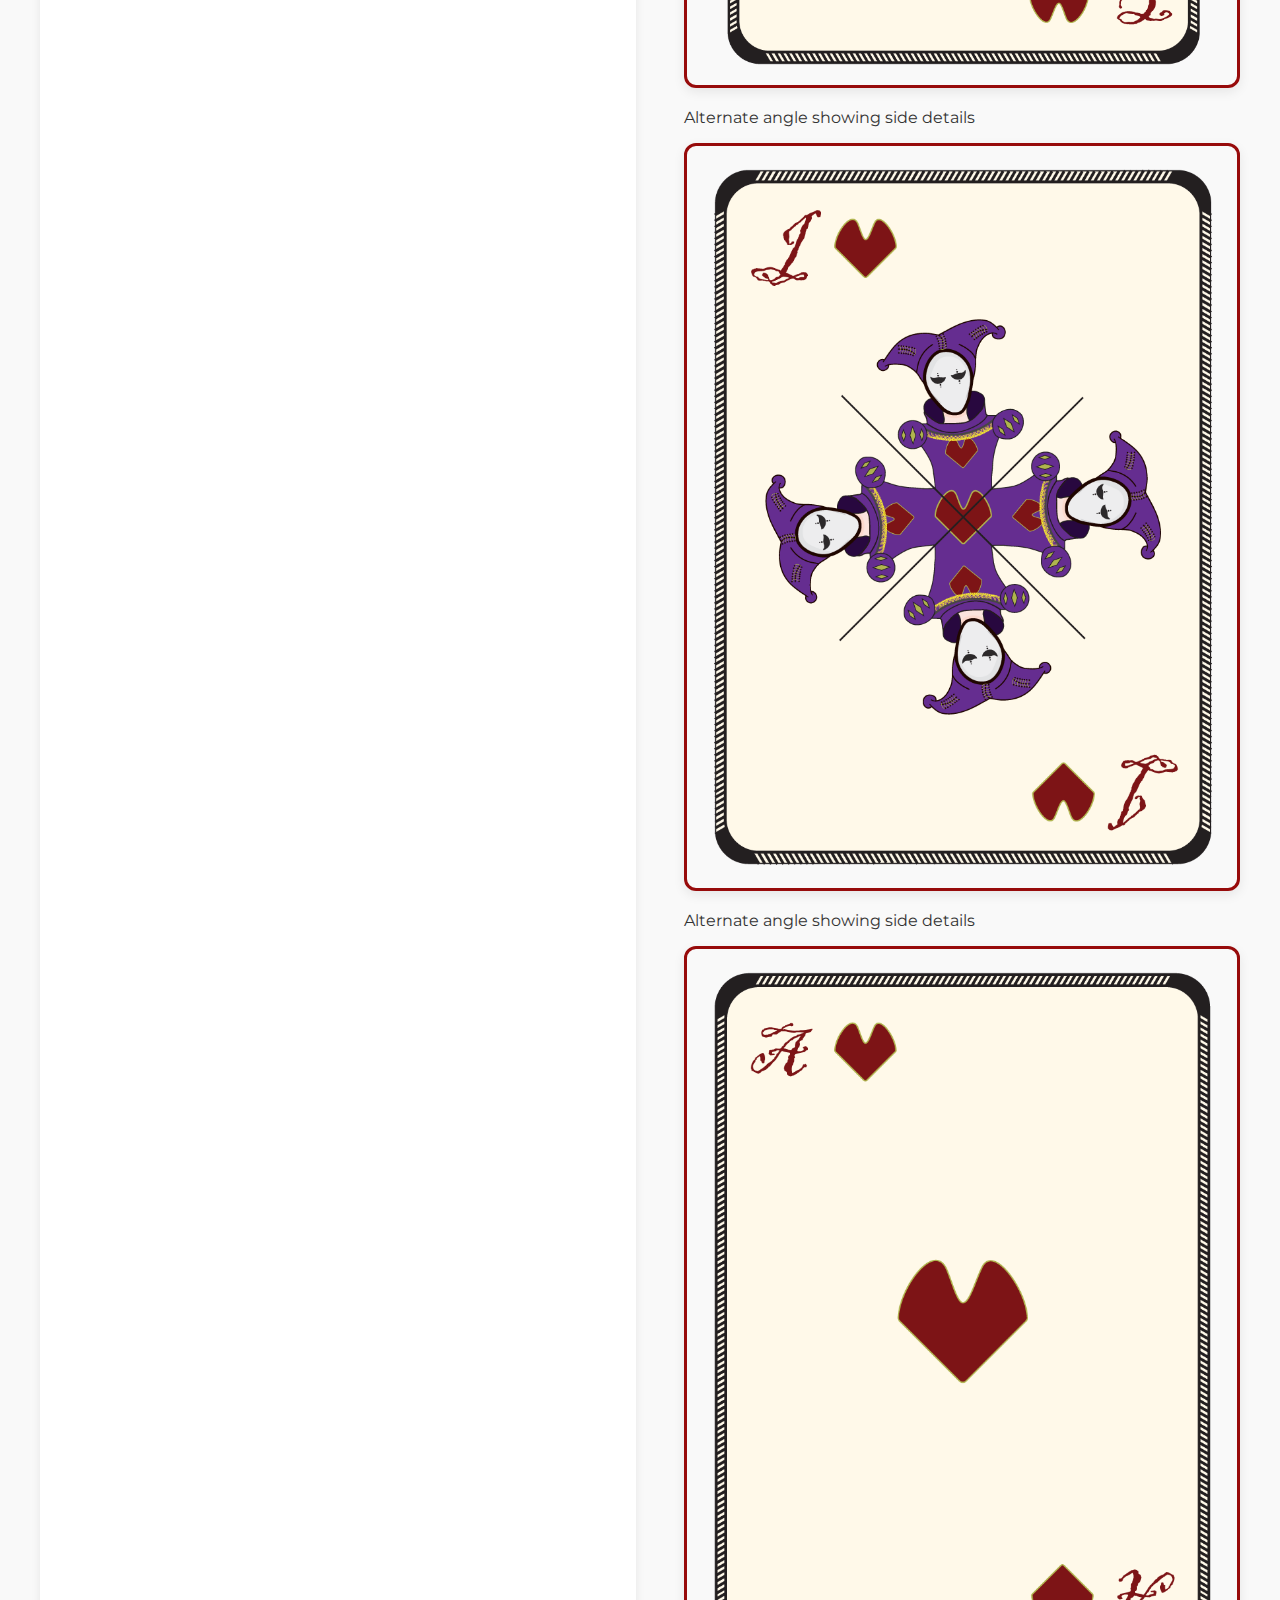
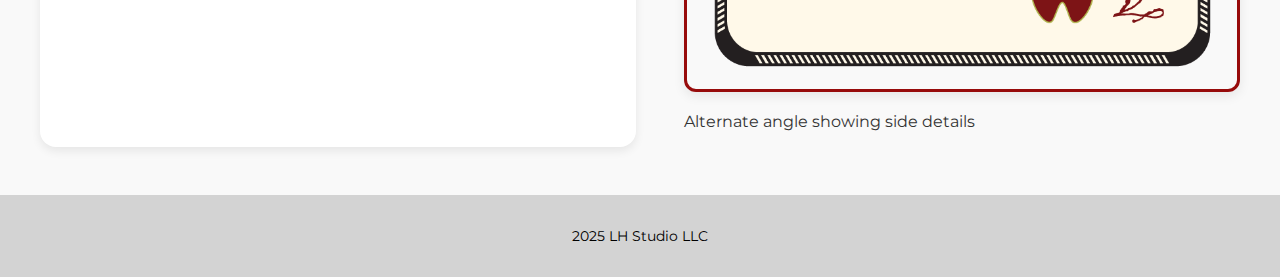
<file: Design6.html>
<!DOCTYPE html>
<html lang="en">
<head>
  <meta charset="UTF-8" />
  <meta name="viewport" content="width=device-width, initial-scale=1" />
  <title>Design 1 – LH Studio</title>
  <link href="https://fonts.googleapis.com/css2?family=Montserrat:wght@400;700&display=swap" rel="stylesheet" />
  <style>
    body {
      margin: 0;
      font-family: 'Montserrat', sans-serif;
      background-color: #f9f9f9;
      color: #333;
      display: flex;
      flex-direction: column;
      min-height: 100vh;
    }
    nav {
      background-color: #fff;
      box-shadow: 0 2px 4px rgba(0,0,0,0.1);
      position: sticky;
      top: 0;
      z-index: 1000;
      padding: 0.5rem 1rem;
    }
    nav ul {
      display: flex;
      align-items: center;
      padding: 0;
      list-style: none;
      margin: 0;
      justify-content: flex-start;
      gap: 1rem;
    }
    nav li {
      margin: 0 0.5rem;
    }
    nav li.logo {
      margin-left: auto;
      margin-right: 0;
    }
    nav a {
      text-decoration: none;
      color: #333;
      font-weight: 600;
      transition: color 0.3s ease;
    }
    nav a:hover {
      color: #970b0b;
    }
    .logo img {
      height: 50px;
      display: block;
    }

    .hero {
      background-image: url('images/LH Studio Logo No Box.png');
      background-repeat: no-repeat;
      background-size: 40%;
      background-position: center;
      height: 60vh;
      display: flex;
      justify-content: center;
      align-items: center;
      position: relative;
      text-align: center;
      color: #fff;
    }
    .hero::after {
      content: '';
      position: absolute;
      top: 0; left: 0;
      width: 100%; height: 100%;
      background-color: rgba(0,0,0,0.6);
      z-index: 0;
    }
    .hero-content {
      position: relative;
      z-index: 1;
    }
    .hero h1 {
      font-size: 3rem;
      margin-bottom: 1rem;
    }
    .hero p {
      font-size: 1.2rem;
    }
    .content-container {
      display: flex;
      flex-wrap: wrap;
      justify-content: center;
      max-width: 1200px;
      margin: 3rem auto;
      padding: 0 1rem;
      gap: 3rem;
      flex-grow: 1;
    }
    .description {
      flex: 1 1 500px;
      max-width: 600px;
      background: #fff;
      padding: 2rem;
      border-radius: 16px;
      box-shadow: 0 4px 10px rgba(0,0,0,0.08);
      color: #333;
    }
    .description h2 {
      margin-top: 0;
      font-weight: 700;
      color: #970b0b;
      font-size: 2rem;
      margin-bottom: 1rem;
    }
    .description p {
      line-height: 1.6;
      font-size: 1.1rem;
    }
    .design-gallery {
      flex: 1 1 500px;
      max-width: 600px;
      display: flex;
      flex-direction: column;
      justify-content: center;
      align-items: center;
      gap: 1.5rem;
    }
    .design-gallery-item img {
      width: 100%;
      max-width: 550px;
      height: auto;
      border: 3px solid #970b0b;
      border-radius: 12px;
      box-shadow: 0 4px 12px rgba(0,0,0,0.08);
      transition: transform 0.3s ease, box-shadow 0.3s ease;
    }
    .design-gallery-item img:hover {
      transform: scale(1.03);
      box-shadow: 0 8px 20px rgba(0,0,0,0.12);
    }

    footer {
      background-color: #D3D3D3;
      color: #000;
      text-align: center;
      padding: 2rem;
      margin-top: auto;
      font-size: 0.9rem;
    }

    @media (max-width: 600px) {
      nav ul {
        flex-direction: column;
        align-items: center;
        gap: 0.5rem;
      }
      nav li.logo {
        order: -1;
        margin: 0 0 0.5rem 0;
        margin-left: 0;
        margin-right: 0;
        align-self: center;
      }
      nav li.logo img {
        height: 50px;
        display: block;
        margin: 0 auto;
      }
      nav li:not(.logo) {
        margin: 0.25rem 0;
      }
      nav a {
        font-size: 1.2rem;
      }
    }

    @media (max-width: 1000px) {
      .content-container {
        flex-direction: column;
        align-items: center;
      }
      .description, .design-gallery {
        max-width: 90vw;
        flex: 1 1 100%;
      }
    }
  </style>
</head>
<body>

  <nav>
    <ul>
      <li><a href="LH%20Studio.html">Home</a></li>
      <li><a href="Contact.html">Contact Us</a></li>
      <li class="logo"><img src="images/Words%20LH%20Studio.png" alt="LH Studio Logo" /></li>
    </ul>
  </nav>

  <section class="hero">
    <div class="hero-content">
      <h1>Playing Card Design</h1>
      <p>Insight into how this design was crafted and brought to life.</p>
    </div>
  </section>

  <main class="content-container">
    <section class="description">
      <h2>Beer Can Design</h2>
      <p>This design was created for West Hill Brewing Company as part of a competitive branding project by Luke Haugen in Fall 2023. It was selected as one of the top three finalists, although it was ultimately not chosen for production. As a finalist, I had the opportunity to collaborate closely with the company’s brand director, exchanging feedback and refining the concept to its final form. While my design was not selected, the experience significantly strengthened my design
        skills and deepened my understanding of professional creative collaboration.</p>
    </section>

    <div class="design-gallery-item">
    <img src="images/Card%20Design%20Mock%20Up%20250x500-01.png" alt="Side view" />
    <p>Alternate angle showing side details</p>
      <div class="design-gallery-item">
    <img src="images/Finished%20Card%20Designs%20BACK%20SUN.png" alt="Side view" />
    <p>Alternate angle showing side details</p>
  <div class="design-gallery-item">
    <img src="images/Finished%20Card%20Designs%20King.png" alt="Side view" />
    <p>Alternate angle showing side details</p>
    <div class="design-gallery-item">
    <img src="images/Finished%20Card%20Designs%20Queen.png" alt="Side view" />
    <p>Alternate angle showing side details</p>
  <div class="design-gallery-item">
    <img src="images/Finished%20Card%20Designs%20Jack.png" alt="Side view" />
    <p>Alternate angle showing side details</p>
    <div class="design-gallery-item">
    <img src="images/Finished%20Card%20Designs%20%20ACE.png" alt="Side view" />
    <p>Alternate angle showing side details</p>
  </div>
</section>

</section>

  </main>

  <footer>
    2025 LH Studio LLC
  </footer>

</body>
</html>
</file>
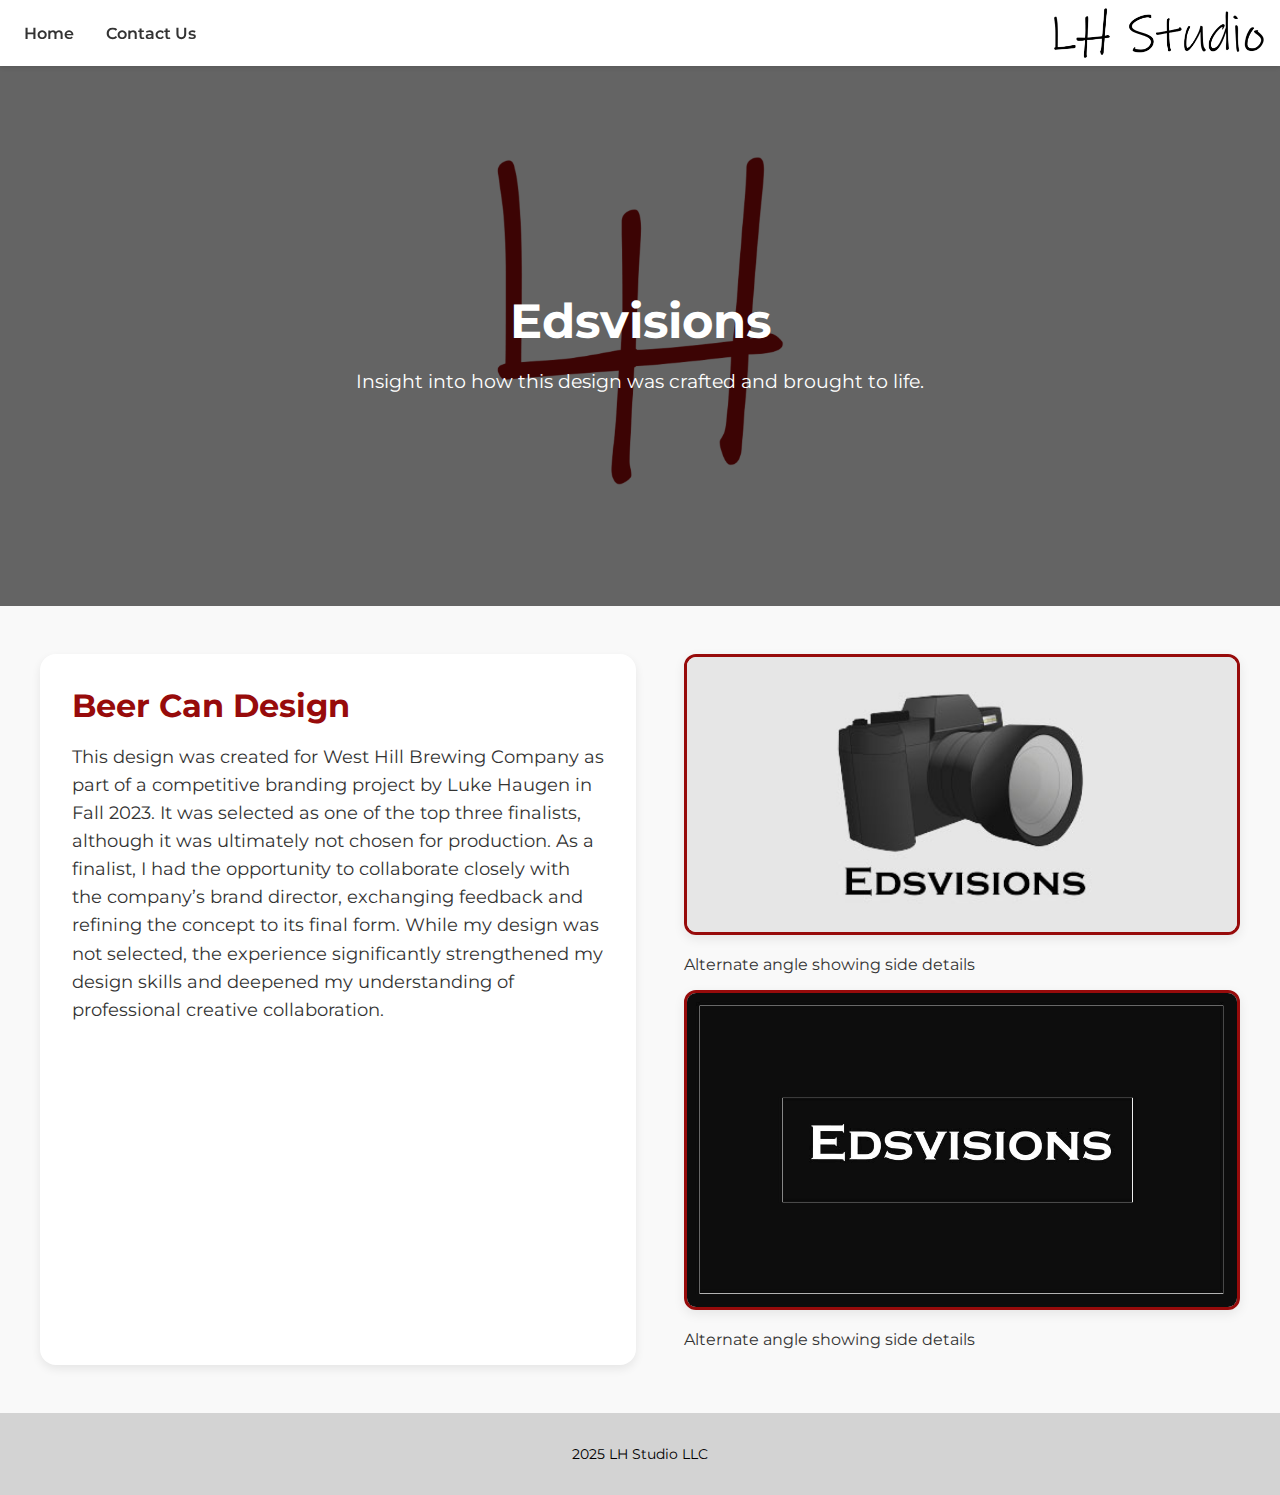
<file: Design7.html>
<!DOCTYPE html>
<html lang="en">
<head>
  <meta charset="UTF-8" />
  <meta name="viewport" content="width=device-width, initial-scale=1" />
  <title>Design 1 – LH Studio</title>
  <link href="https://fonts.googleapis.com/css2?family=Montserrat:wght@400;700&display=swap" rel="stylesheet" />
  <style>
    body {
      margin: 0;
      font-family: 'Montserrat', sans-serif;
      background-color: #f9f9f9;
      color: #333;
      display: flex;
      flex-direction: column;
      min-height: 100vh;
    }
    nav {
      background-color: #fff;
      box-shadow: 0 2px 4px rgba(0,0,0,0.1);
      position: sticky;
      top: 0;
      z-index: 1000;
      padding: 0.5rem 1rem;
    }
    nav ul {
      display: flex;
      align-items: center;
      padding: 0;
      list-style: none;
      margin: 0;
      justify-content: flex-start;
      gap: 1rem;
    }
    nav li {
      margin: 0 0.5rem;
    }
    nav li.logo {
      margin-left: auto;
      margin-right: 0;
    }
    nav a {
      text-decoration: none;
      color: #333;
      font-weight: 600;
      transition: color 0.3s ease;
    }
    nav a:hover {
      color: #970b0b;
    }
    .logo img {
      height: 50px;
      display: block;
    }

    .hero {
      background-image: url('images/LH Studio Logo No Box.png');
      background-repeat: no-repeat;
      background-size: 40%;
      background-position: center;
      height: 60vh;
      display: flex;
      justify-content: center;
      align-items: center;
      position: relative;
      text-align: center;
      color: #fff;
    }
    .hero::after {
      content: '';
      position: absolute;
      top: 0; left: 0;
      width: 100%; height: 100%;
      background-color: rgba(0,0,0,0.6);
      z-index: 0;
    }
    .hero-content {
      position: relative;
      z-index: 1;
    }
    .hero h1 {
      font-size: 3rem;
      margin-bottom: 1rem;
    }
    .hero p {
      font-size: 1.2rem;
    }
    .content-container {
      display: flex;
      flex-wrap: wrap;
      justify-content: center;
      max-width: 1200px;
      margin: 3rem auto;
      padding: 0 1rem;
      gap: 3rem;
      flex-grow: 1;
    }
    .description {
      flex: 1 1 500px;
      max-width: 600px;
      background: #fff;
      padding: 2rem;
      border-radius: 16px;
      box-shadow: 0 4px 10px rgba(0,0,0,0.08);
      color: #333;
    }
    .description h2 {
      margin-top: 0;
      font-weight: 700;
      color: #970b0b;
      font-size: 2rem;
      margin-bottom: 1rem;
    }
    .description p {
      line-height: 1.6;
      font-size: 1.1rem;
    }
    .design-gallery {
      flex: 1 1 500px;
      max-width: 600px;
      display: flex;
      flex-direction: column;
      justify-content: center;
      align-items: center;
      gap: 1.5rem;
    }
    .design-gallery-item img {
      width: 100%;
      max-width: 550px;
      height: auto;
      border: 3px solid #970b0b;
      border-radius: 12px;
      box-shadow: 0 4px 12px rgba(0,0,0,0.08);
      transition: transform 0.3s ease, box-shadow 0.3s ease;
    }
    .design-gallery-item img:hover {
      transform: scale(1.03);
      box-shadow: 0 8px 20px rgba(0,0,0,0.12);
    }

    footer {
      background-color: #D3D3D3;
      color: #000;
      text-align: center;
      padding: 2rem;
      margin-top: auto;
      font-size: 0.9rem;
    }

    @media (max-width: 600px) {
      nav ul {
        flex-direction: column;
        align-items: center;
        gap: 0.5rem;
      }
      nav li.logo {
        order: -1;
        margin: 0 0 0.5rem 0;
        margin-left: 0;
        margin-right: 0;
        align-self: center;
      }
      nav li.logo img {
        height: 50px;
        display: block;
        margin: 0 auto;
      }
      nav li:not(.logo) {
        margin: 0.25rem 0;
      }
      nav a {
        font-size: 1.2rem;
      }
    }

    @media (max-width: 1000px) {
      .content-container {
        flex-direction: column;
        align-items: center;
      }
      .description, .design-gallery {
        max-width: 90vw;
        flex: 1 1 100%;
      }
    }
  </style>
</head>
<body>

  <nav>
    <ul>
      <li><a href="LH%20Studio.html">Home</a></li>
      <li><a href="Contact.html">Contact Us</a></li>
      <li class="logo"><img src="images/Words%20LH%20Studio.png" alt="LH Studio Logo" /></li>
    </ul>
  </nav>

  <section class="hero">
    <div class="hero-content">
      <h1>Edsvisions</h1>
      <p>Insight into how this design was crafted and brought to life.</p>
    </div>
  </section>

  <main class="content-container">
    <section class="description">
      <h2>Beer Can Design</h2>
      <p>This design was created for West Hill Brewing Company as part of a competitive branding project by Luke Haugen in Fall 2023. It was selected as one of the top three finalists, although it was ultimately not chosen for production. As a finalist, I had the opportunity to collaborate closely with the company’s brand director, exchanging feedback and refining the concept to its final form. While my design was not selected, the experience significantly strengthened my design
        skills and deepened my understanding of professional creative collaboration.</p>
    </section>

    <div class="design-gallery-item">
    <img src="images/Edsvisions%20Logo%20Web-01.jpg" alt="Side view" />
    <p>Alternate angle showing side details</p>
      <div class="design-gallery-item">
    <img src="images/Edsvisions%20BC.jpg" alt="Side view" />
    <p>Alternate angle showing side details</p>

  </div>
</section>

</section>

  </main>

  <footer>
    2025 LH Studio LLC
  </footer>

</body>
</html>
</file>
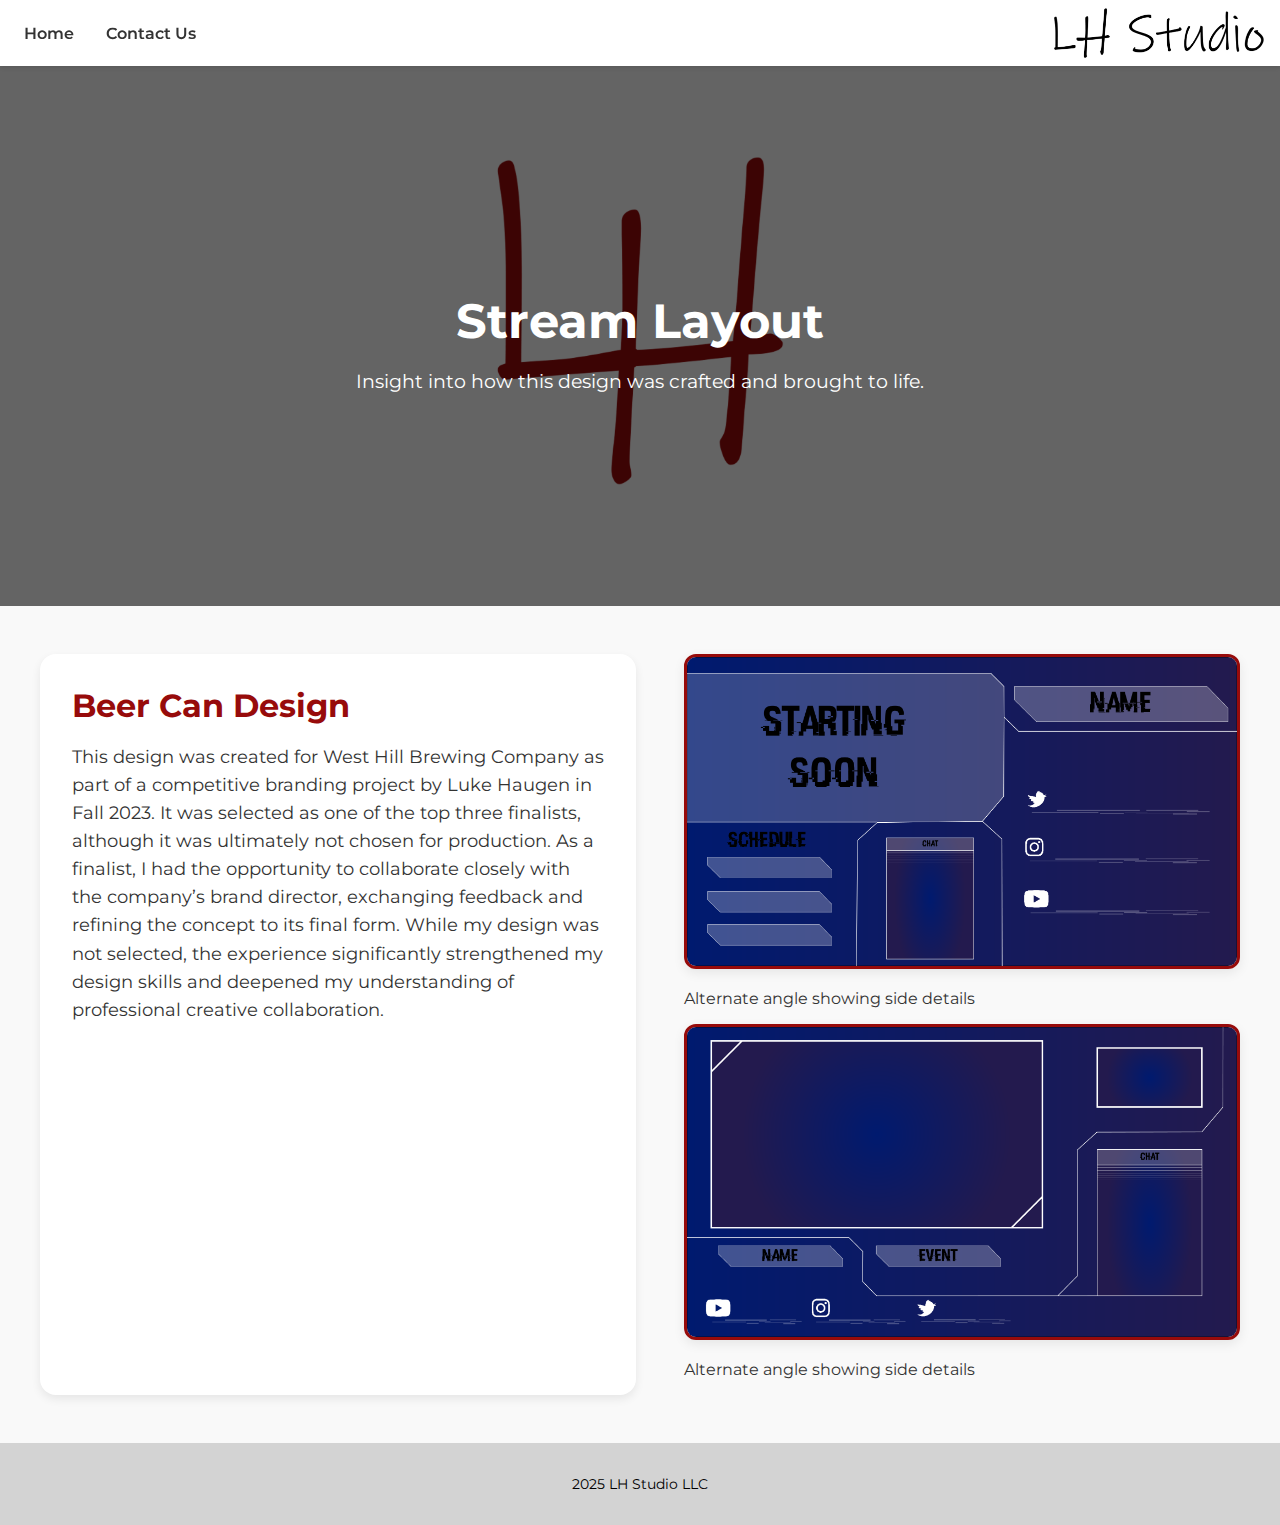
<file: Design8.html>
<!DOCTYPE html>
<html lang="en">
<head>
  <meta charset="UTF-8" />
  <meta name="viewport" content="width=device-width, initial-scale=1" />
  <title>Design 1 – LH Studio</title>
  <link href="https://fonts.googleapis.com/css2?family=Montserrat:wght@400;700&display=swap" rel="stylesheet" />
  <style>
    body {
      margin: 0;
      font-family: 'Montserrat', sans-serif;
      background-color: #f9f9f9;
      color: #333;
      display: flex;
      flex-direction: column;
      min-height: 100vh;
    }
    nav {
      background-color: #fff;
      box-shadow: 0 2px 4px rgba(0,0,0,0.1);
      position: sticky;
      top: 0;
      z-index: 1000;
      padding: 0.5rem 1rem;
    }
    nav ul {
      display: flex;
      align-items: center;
      padding: 0;
      list-style: none;
      margin: 0;
      justify-content: flex-start;
      gap: 1rem;
    }
    nav li {
      margin: 0 0.5rem;
    }
    nav li.logo {
      margin-left: auto;
      margin-right: 0;
    }
    nav a {
      text-decoration: none;
      color: #333;
      font-weight: 600;
      transition: color 0.3s ease;
    }
    nav a:hover {
      color: #970b0b;
    }
    .logo img {
      height: 50px;
      display: block;
    }

    .hero {
      background-image: url('images/LH Studio Logo No Box.png');
      background-repeat: no-repeat;
      background-size: 40%;
      background-position: center;
      height: 60vh;
      display: flex;
      justify-content: center;
      align-items: center;
      position: relative;
      text-align: center;
      color: #fff;
    }
    .hero::after {
      content: '';
      position: absolute;
      top: 0; left: 0;
      width: 100%; height: 100%;
      background-color: rgba(0,0,0,0.6);
      z-index: 0;
    }
    .hero-content {
      position: relative;
      z-index: 1;
    }
    .hero h1 {
      font-size: 3rem;
      margin-bottom: 1rem;
    }
    .hero p {
      font-size: 1.2rem;
    }
    .content-container {
      display: flex;
      flex-wrap: wrap;
      justify-content: center;
      max-width: 1200px;
      margin: 3rem auto;
      padding: 0 1rem;
      gap: 3rem;
      flex-grow: 1;
    }
    .description {
      flex: 1 1 500px;
      max-width: 600px;
      background: #fff;
      padding: 2rem;
      border-radius: 16px;
      box-shadow: 0 4px 10px rgba(0,0,0,0.08);
      color: #333;
    }
    .description h2 {
      margin-top: 0;
      font-weight: 700;
      color: #970b0b;
      font-size: 2rem;
      margin-bottom: 1rem;
    }
    .description p {
      line-height: 1.6;
      font-size: 1.1rem;
    }
    .design-gallery {
      flex: 1 1 500px;
      max-width: 600px;
      display: flex;
      flex-direction: column;
      justify-content: center;
      align-items: center;
      gap: 1.5rem;
    }
    .design-gallery-item img {
      width: 100%;
      max-width: 550px;
      height: auto;
      border: 3px solid #970b0b;
      border-radius: 12px;
      box-shadow: 0 4px 12px rgba(0,0,0,0.08);
      transition: transform 0.3s ease, box-shadow 0.3s ease;
    }
    .design-gallery-item img:hover {
      transform: scale(1.03);
      box-shadow: 0 8px 20px rgba(0,0,0,0.12);
    }

    footer {
      background-color: #D3D3D3;
      color: #000;
      text-align: center;
      padding: 2rem;
      margin-top: auto;
      font-size: 0.9rem;
    }

    @media (max-width: 600px) {
      nav ul {
        flex-direction: column;
        align-items: center;
        gap: 0.5rem;
      }
      nav li.logo {
        order: -1;
        margin: 0 0 0.5rem 0;
        margin-left: 0;
        margin-right: 0;
        align-self: center;
      }
      nav li.logo img {
        height: 50px;
        display: block;
        margin: 0 auto;
      }
      nav li:not(.logo) {
        margin: 0.25rem 0;
      }
      nav a {
        font-size: 1.2rem;
      }
    }

    @media (max-width: 1000px) {
      .content-container {
        flex-direction: column;
        align-items: center;
      }
      .description, .design-gallery {
        max-width: 90vw;
        flex: 1 1 100%;
      }
    }
  </style>
</head>
<body>

  <nav>
    <ul>
      <li><a href="LH%20Studio.html">Home</a></li>
      <li><a href="Contact.html">Contact Us</a></li>
      <li class="logo"><img src="images/Words%20LH%20Studio.png" alt="LH Studio Logo" /></li>
    </ul>
  </nav>

  <section class="hero">
    <div class="hero-content">
      <h1>Stream Layout</h1>
      <p>Insight into how this design was crafted and brought to life.</p>
    </div>
  </section>

  <main class="content-container">
    <section class="description">
      <h2>Beer Can Design</h2>
      <p>This design was created for West Hill Brewing Company as part of a competitive branding project by Luke Haugen in Fall 2023. It was selected as one of the top three finalists, although it was ultimately not chosen for production. As a finalist, I had the opportunity to collaborate closely with the company’s brand director, exchanging feedback and refining the concept to its final form. While my design was not selected, the experience significantly strengthened my design
        skills and deepened my understanding of professional creative collaboration.</p>
    </section>

    <div class="design-gallery-item">
    <img src="images/Twitch%20Design-01.png" alt="Side view" />
    <p>Alternate angle showing side details</p>
      <div class="design-gallery-item">
    <img src="images/Twitch%20Design%20Other%20side-01.png" alt="Side view" />
    <p>Alternate angle showing side details</p>

  </div>
</section>

</section>

  </main>

  <footer>
    2025 LH Studio LLC
  </footer>

</body>
</html>
</file>
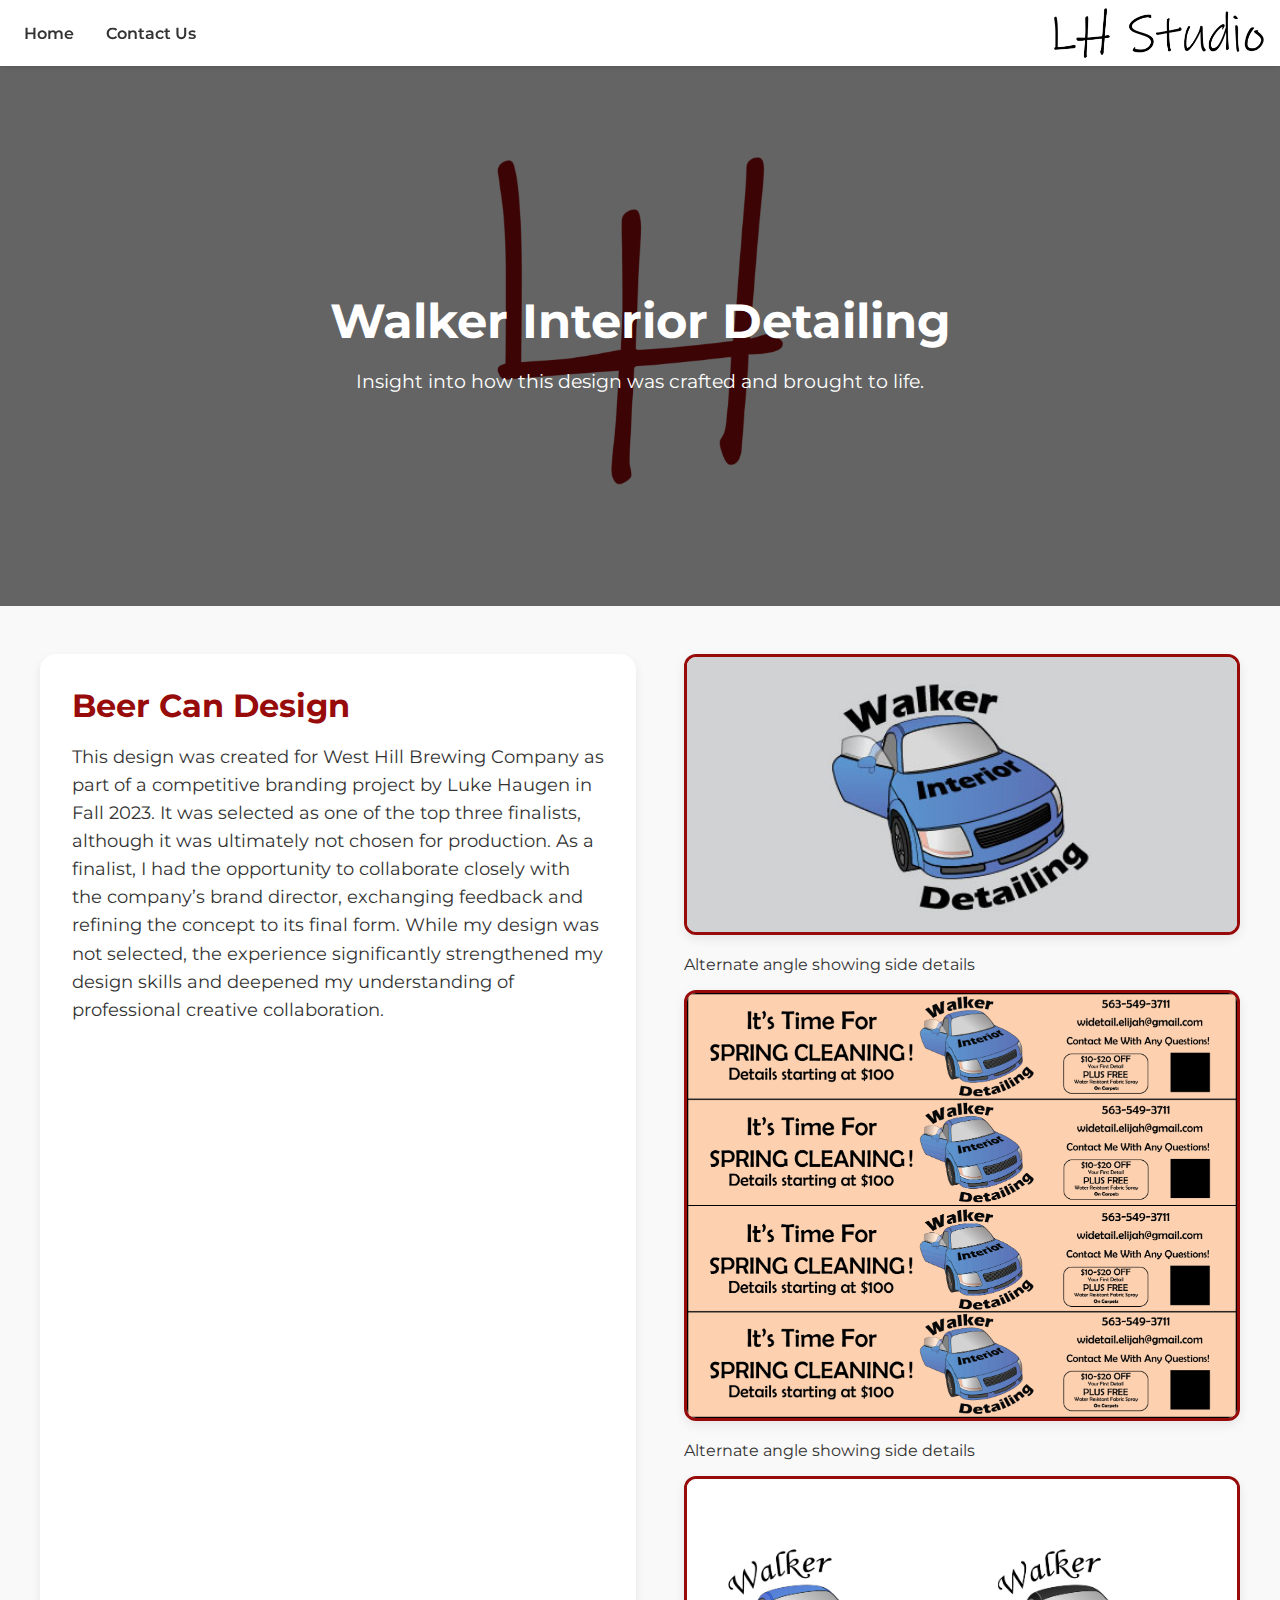
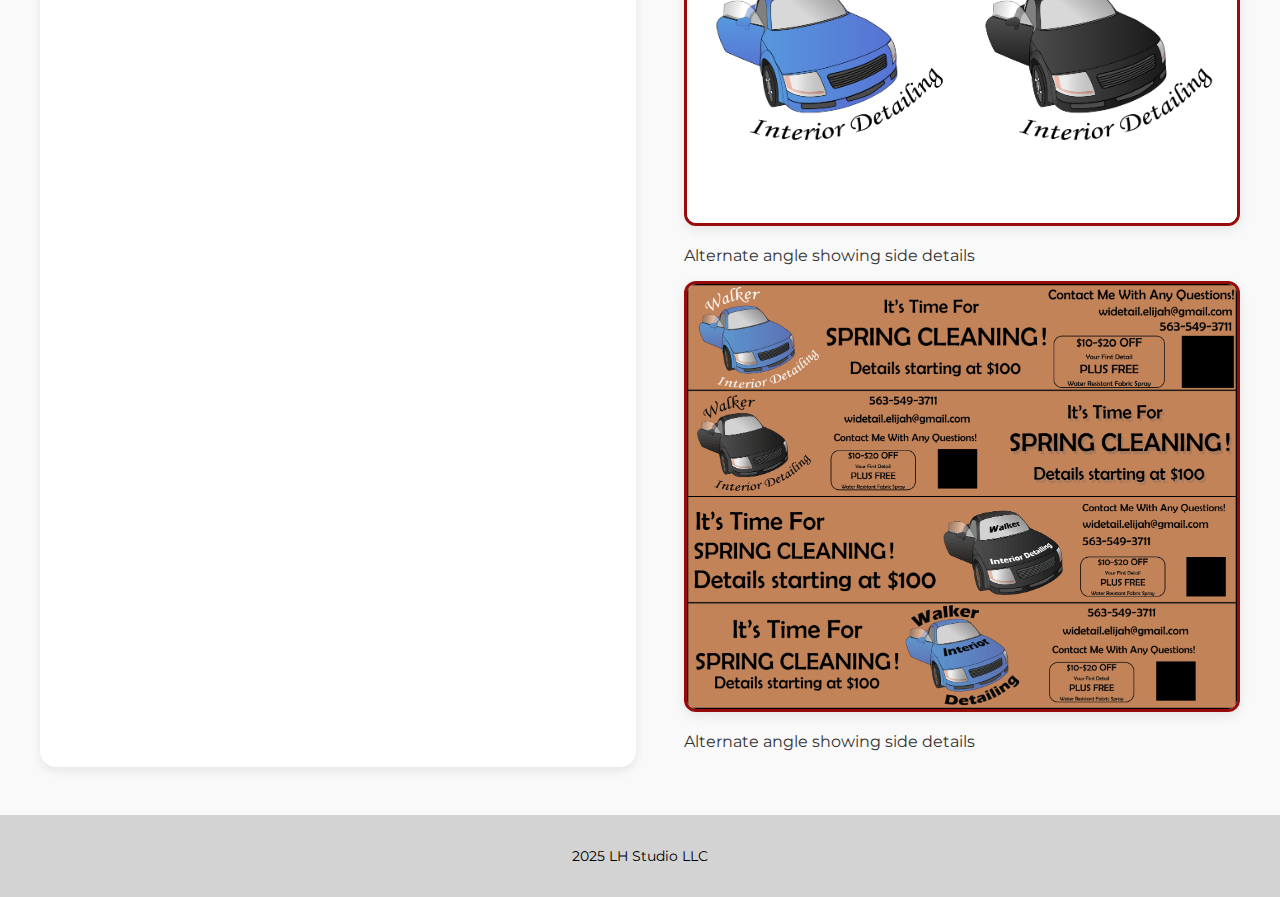
<file: Design9.html>
<!DOCTYPE html>
<html lang="en">
<head>
  <meta charset="UTF-8" />
  <meta name="viewport" content="width=device-width, initial-scale=1" />
  <title>Design 1 – LH Studio</title>
  <link href="https://fonts.googleapis.com/css2?family=Montserrat:wght@400;700&display=swap" rel="stylesheet" />
  <style>
    body {
      margin: 0;
      font-family: 'Montserrat', sans-serif;
      background-color: #f9f9f9;
      color: #333;
      display: flex;
      flex-direction: column;
      min-height: 100vh;
    }
    nav {
      background-color: #fff;
      box-shadow: 0 2px 4px rgba(0,0,0,0.1);
      position: sticky;
      top: 0;
      z-index: 1000;
      padding: 0.5rem 1rem;
    }
    nav ul {
      display: flex;
      align-items: center;
      padding: 0;
      list-style: none;
      margin: 0;
      justify-content: flex-start;
      gap: 1rem;
    }
    nav li {
      margin: 0 0.5rem;
    }
    nav li.logo {
      margin-left: auto;
      margin-right: 0;
    }
    nav a {
      text-decoration: none;
      color: #333;
      font-weight: 600;
      transition: color 0.3s ease;
    }
    nav a:hover {
      color: #970b0b;
    }
    .logo img {
      height: 50px;
      display: block;
    }

    .hero {
      background-image: url('images/LH Studio Logo No Box.png');
      background-repeat: no-repeat;
      background-size: 40%;
      background-position: center;
      height: 60vh;
      display: flex;
      justify-content: center;
      align-items: center;
      position: relative;
      text-align: center;
      color: #fff;
    }
    .hero::after {
      content: '';
      position: absolute;
      top: 0; left: 0;
      width: 100%; height: 100%;
      background-color: rgba(0,0,0,0.6);
      z-index: 0;
    }
    .hero-content {
      position: relative;
      z-index: 1;
    }
    .hero h1 {
      font-size: 3rem;
      margin-bottom: 1rem;
    }
    .hero p {
      font-size: 1.2rem;
    }
    .content-container {
      display: flex;
      flex-wrap: wrap;
      justify-content: center;
      max-width: 1200px;
      margin: 3rem auto;
      padding: 0 1rem;
      gap: 3rem;
      flex-grow: 1;
    }
    .description {
      flex: 1 1 500px;
      max-width: 600px;
      background: #fff;
      padding: 2rem;
      border-radius: 16px;
      box-shadow: 0 4px 10px rgba(0,0,0,0.08);
      color: #333;
    }
    .description h2 {
      margin-top: 0;
      font-weight: 700;
      color: #970b0b;
      font-size: 2rem;
      margin-bottom: 1rem;
    }
    .description p {
      line-height: 1.6;
      font-size: 1.1rem;
    }
    .design-gallery {
      flex: 1 1 500px;
      max-width: 600px;
      display: flex;
      flex-direction: column;
      justify-content: center;
      align-items: center;
      gap: 1.5rem;
    }
    .design-gallery-item img {
      width: 100%;
      max-width: 550px;
      height: auto;
      border: 3px solid #970b0b;
      border-radius: 12px;
      box-shadow: 0 4px 12px rgba(0,0,0,0.08);
      transition: transform 0.3s ease, box-shadow 0.3s ease;
    }
    .design-gallery-item img:hover {
      transform: scale(1.03);
      box-shadow: 0 8px 20px rgba(0,0,0,0.12);
    }

    footer {
      background-color: #D3D3D3;
      color: #000;
      text-align: center;
      padding: 2rem;
      margin-top: auto;
      font-size: 0.9rem;
    }

    @media (max-width: 600px) {
      nav ul {
        flex-direction: column;
        align-items: center;
        gap: 0.5rem;
      }
      nav li.logo {
        order: -1;
        margin: 0 0 0.5rem 0;
        margin-left: 0;
        margin-right: 0;
        align-self: center;
      }
      nav li.logo img {
        height: 50px;
        display: block;
        margin: 0 auto;
      }
      nav li:not(.logo) {
        margin: 0.25rem 0;
      }
      nav a {
        font-size: 1.2rem;
      }
    }

    @media (max-width: 1000px) {
      .content-container {
        flex-direction: column;
        align-items: center;
      }
      .description, .design-gallery {
        max-width: 90vw;
        flex: 1 1 100%;
      }
    }
  </style>
</head>
<body>

  <nav>
    <ul>
      <li><a href="LH%20Studio.html">Home</a></li>
      <li><a href="Contact.html">Contact Us</a></li>
      <li class="logo"><img src="images/Words%20LH%20Studio.png" alt="LH Studio Logo" /></li>
    </ul>
  </nav>

  <section class="hero">
    <div class="hero-content">
      <h1>Walker Interior Detailing</h1>
      <p>Insight into how this design was crafted and brought to life.</p>
    </div>
  </section>

  <main class="content-container">
    <section class="description">
      <h2>Beer Can Design</h2>
      <p>This design was created for West Hill Brewing Company as part of a competitive branding project by Luke Haugen in Fall 2023. It was selected as one of the top three finalists, although it was ultimately not chosen for production. As a finalist, I had the opportunity to collaborate closely with the company’s brand director, exchanging feedback and refining the concept to its final form. While my design was not selected, the experience significantly strengthened my design
        skills and deepened my understanding of professional creative collaboration.</p>
    </section>

    <div class="design-gallery-item">
    <img src="images/Walker%20Detailing%20Web-01.jpg" alt="Side view" />
    <p>Alternate angle showing side details</p>
      <div class="design-gallery-item">
    <img src="images/Walker%20Interior%20Detailing%20Flyers-01.png" alt="Side view" />
    <p>Alternate angle showing side details</p>
        <div class="design-gallery-item">
    <img src="images/Alt%20Walker%20Detailing%20Logo-01.png" alt="Side view" />
    <p>Alternate angle showing side details</p>
  <div class="design-gallery-item">
    <img src="images/Mock%20Up%20Walker%20Interior%20Detailing%20Flyers-01.png" alt="Side view" />
    <p>Alternate angle showing side details</p>
  </div>
</section>

</section>

  </main>

  <footer>
    2025 LH Studio LLC
  </footer>

</body>
</html>
</file>
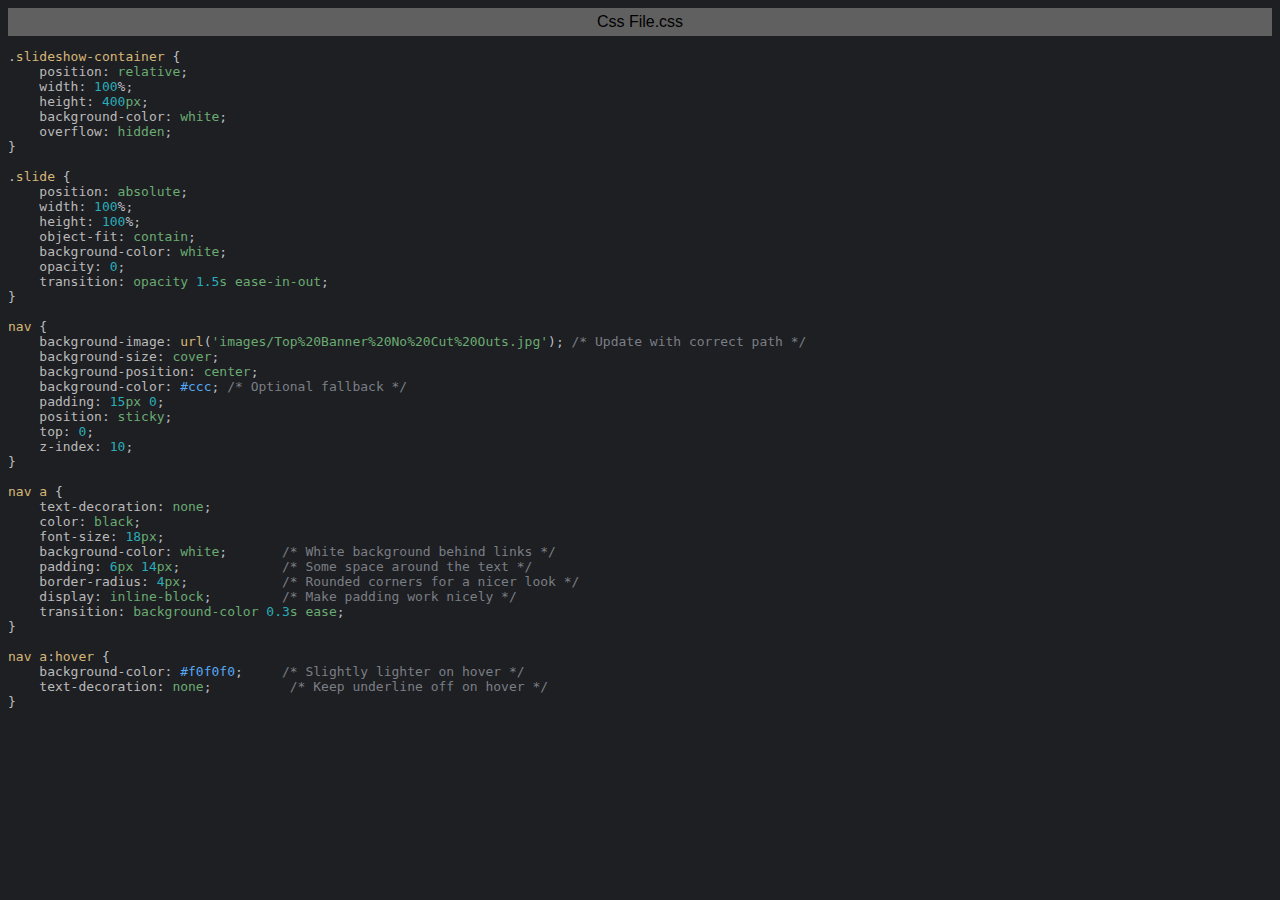
<file: Lh Studio/Css File.css.html>
<html>
<head>
<title>Css File.css</title>
<meta http-equiv="Content-Type" content="text/html; charset=utf-8">
<style type="text/css">
.s0 { color: #bcbec4;}
.s1 { color: #d5b778;}
.s2 { color: #bcbec4;}
.s3 { color: #bababa;}
.s4 { color: #bcbec4;}
.s5 { color: #6aab73;}
.s6 { color: #2aacb8;}
.s7 { color: #7a7e85;}
.s8 { color: #56a8f5;}
</style>
</head>
<body bgcolor="#1e1f22">
<table CELLSPACING=0 CELLPADDING=5 COLS=1 WIDTH="100%" BGCOLOR="#606060" >
<tr><td><center>
<font face="Arial, Helvetica" color="#000000">
Css File.css</font>
</center></td></tr></table>
<pre><span class="s0">.</span><span class="s1">slideshow-container </span><span class="s0">{</span>
    <span class="s3">position</span><span class="s4">: </span><span class="s5">relative</span><span class="s0">;</span>
    <span class="s3">width</span><span class="s4">: </span><span class="s6">100</span><span class="s0">%;</span>
    <span class="s3">height</span><span class="s4">: </span><span class="s6">400</span><span class="s5">px</span><span class="s0">;</span>
    <span class="s3">background-color</span><span class="s4">: </span><span class="s5">white</span><span class="s0">;</span>
    <span class="s3">overflow</span><span class="s4">: </span><span class="s5">hidden</span><span class="s0">;</span>
<span class="s0">}</span>

<span class="s0">.</span><span class="s1">slide </span><span class="s0">{</span>
    <span class="s3">position</span><span class="s4">: </span><span class="s5">absolute</span><span class="s0">;</span>
    <span class="s3">width</span><span class="s4">: </span><span class="s6">100</span><span class="s0">%;</span>
    <span class="s3">height</span><span class="s4">: </span><span class="s6">100</span><span class="s0">%;</span>
    <span class="s3">object-fit</span><span class="s4">: </span><span class="s5">contain</span><span class="s0">;</span>
    <span class="s3">background-color</span><span class="s4">: </span><span class="s5">white</span><span class="s0">;</span>
    <span class="s3">opacity</span><span class="s4">: </span><span class="s6">0</span><span class="s0">;</span>
    <span class="s3">transition</span><span class="s4">: </span><span class="s5">opacity </span><span class="s6">1.5</span><span class="s5">s ease-in-out</span><span class="s0">;</span>
<span class="s0">}</span>

<span class="s1">nav </span><span class="s0">{</span>
    <span class="s3">background-image</span><span class="s4">: </span><span class="s1">url</span><span class="s0">(</span><span class="s5">'images/Top%20Banner%20No%20Cut%20Outs.jpg'</span><span class="s0">); </span><span class="s7">/* Update with correct path */</span>
    <span class="s3">background-size</span><span class="s4">: </span><span class="s5">cover</span><span class="s0">;</span>
    <span class="s3">background-position</span><span class="s4">: </span><span class="s5">center</span><span class="s0">;</span>
    <span class="s3">background-color</span><span class="s4">: </span><span class="s8">#ccc</span><span class="s0">; </span><span class="s7">/* Optional fallback */</span>
    <span class="s3">padding</span><span class="s4">: </span><span class="s6">15</span><span class="s5">px </span><span class="s6">0</span><span class="s0">;</span>
    <span class="s3">position</span><span class="s4">: </span><span class="s5">sticky</span><span class="s0">;</span>
    <span class="s3">top</span><span class="s4">: </span><span class="s6">0</span><span class="s0">;</span>
    <span class="s3">z-index</span><span class="s4">: </span><span class="s6">10</span><span class="s0">;</span>
<span class="s0">}</span>

<span class="s1">nav a </span><span class="s0">{</span>
    <span class="s3">text-decoration</span><span class="s4">: </span><span class="s5">none</span><span class="s0">;</span>
    <span class="s3">color</span><span class="s4">: </span><span class="s5">black</span><span class="s0">;</span>
    <span class="s3">font-size</span><span class="s4">: </span><span class="s6">18</span><span class="s5">px</span><span class="s0">;</span>
    <span class="s3">background-color</span><span class="s4">: </span><span class="s5">white</span><span class="s0">;       </span><span class="s7">/* White background behind links */</span>
    <span class="s3">padding</span><span class="s4">: </span><span class="s6">6</span><span class="s5">px </span><span class="s6">14</span><span class="s5">px</span><span class="s0">;             </span><span class="s7">/* Some space around the text */</span>
    <span class="s3">border-radius</span><span class="s4">: </span><span class="s6">4</span><span class="s5">px</span><span class="s0">;            </span><span class="s7">/* Rounded corners for a nicer look */</span>
    <span class="s3">display</span><span class="s4">: </span><span class="s5">inline-block</span><span class="s0">;         </span><span class="s7">/* Make padding work nicely */</span>
    <span class="s3">transition</span><span class="s4">: </span><span class="s5">background-color </span><span class="s6">0.3</span><span class="s5">s ease</span><span class="s0">;</span>
<span class="s0">}</span>

<span class="s1">nav a</span><span class="s4">:</span><span class="s1">hover </span><span class="s0">{</span>
    <span class="s3">background-color</span><span class="s4">: </span><span class="s8">#f0f0f0</span><span class="s0">;     </span><span class="s7">/* Slightly lighter on hover */</span>
    <span class="s3">text-decoration</span><span class="s4">: </span><span class="s5">none</span><span class="s0">;          </span><span class="s7">/* Keep underline off on hover */</span>
<span class="s0">}</span>
</pre>
</body>
</html>
</file>
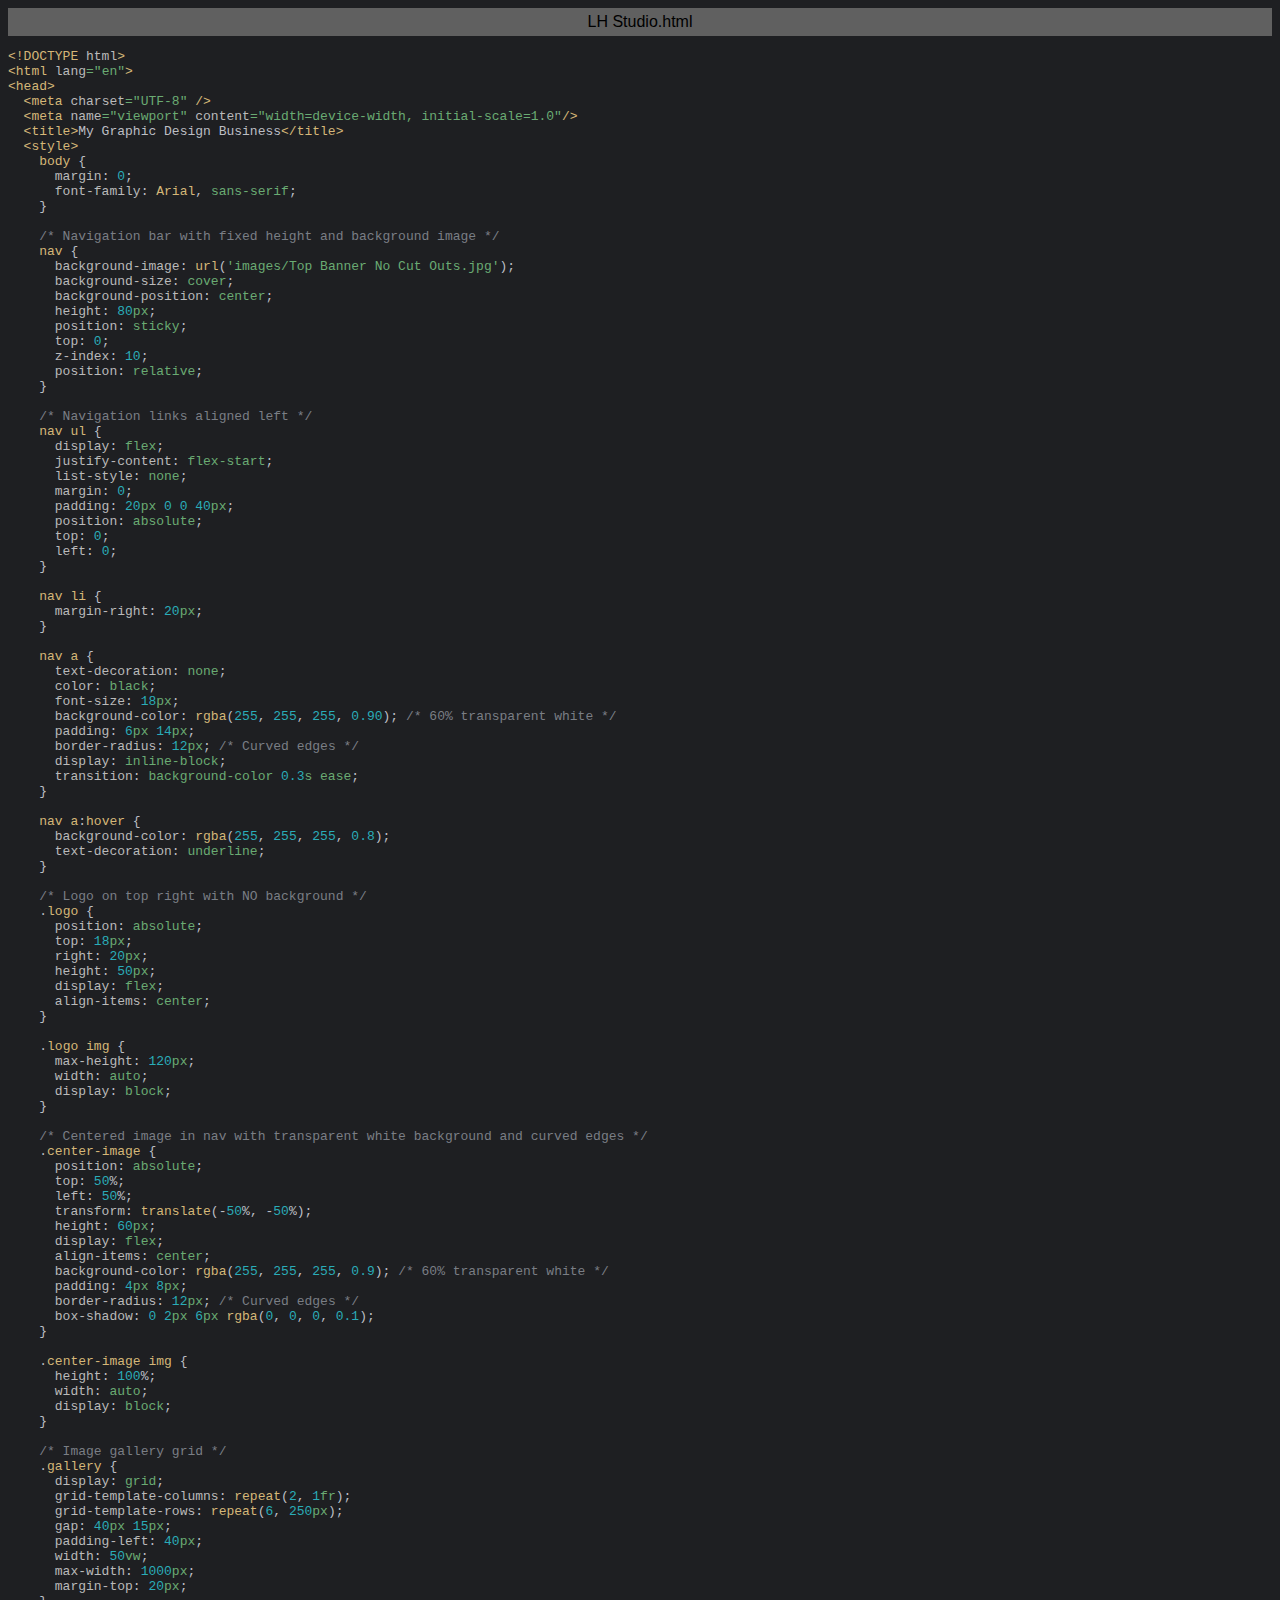
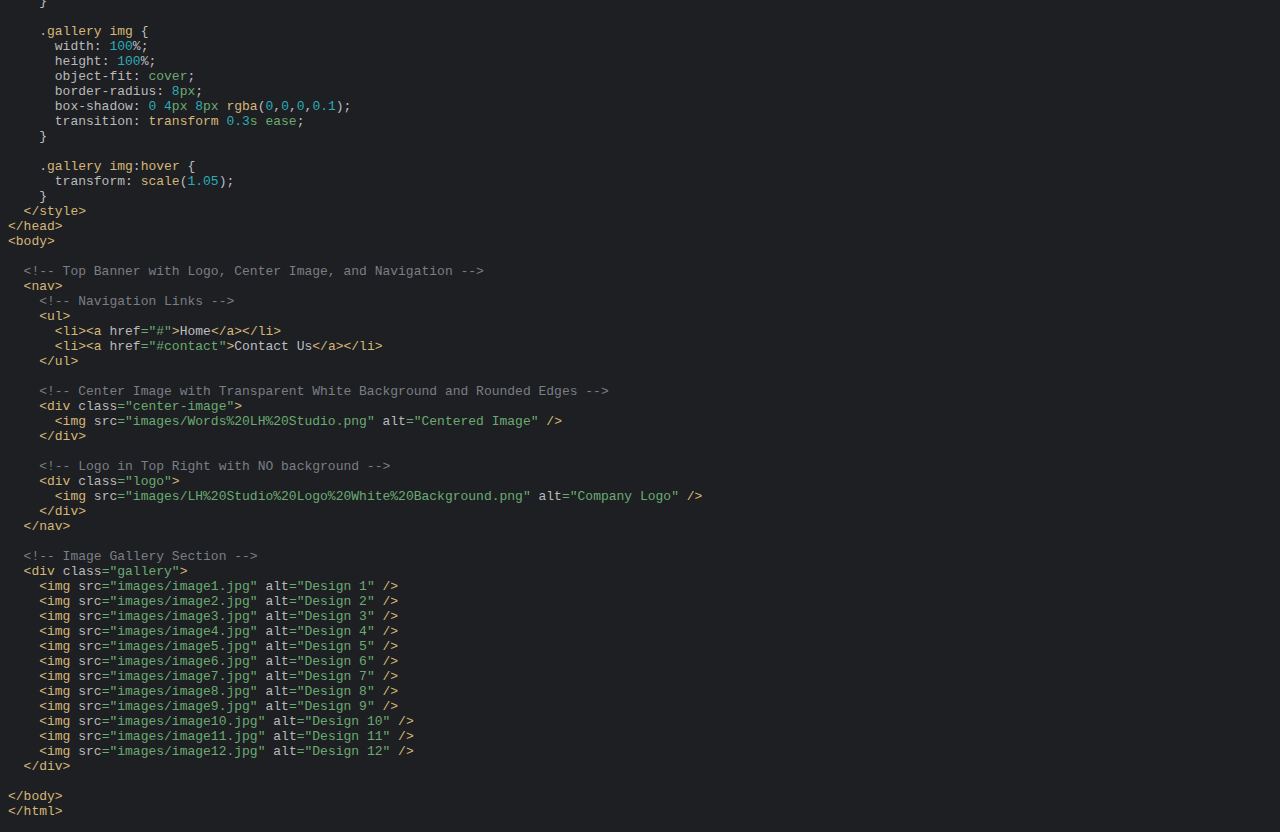
<file: Lh Studio/LH Studio.html.html>
<html>
<head>
<title>LH Studio.html</title>
<meta http-equiv="Content-Type" content="text/html; charset=utf-8">
<style type="text/css">
.s0 { color: #d5b778;}
.s1 { color: #bcbec4;}
.s2 { color: #bababa;}
.s3 { color: #6aab73;}
.s4 { color: #2aacb8;}
.s5 { color: #7a7e85;}
</style>
</head>
<body bgcolor="#1e1f22">
<table CELLSPACING=0 CELLPADDING=5 COLS=1 WIDTH="100%" BGCOLOR="#606060" >
<tr><td><center>
<font face="Arial, Helvetica" color="#000000">
LH Studio.html</font>
</center></td></tr></table>
<pre><span class="s0">&lt;!DOCTYPE </span><span class="s2">html</span><span class="s0">&gt;</span>
<span class="s0">&lt;html </span><span class="s2">lang</span><span class="s3">=&quot;en&quot;</span><span class="s0">&gt;</span>
<span class="s0">&lt;head&gt;</span>
  <span class="s0">&lt;meta </span><span class="s2">charset</span><span class="s3">=&quot;UTF-8&quot; </span><span class="s0">/&gt;</span>
  <span class="s0">&lt;meta </span><span class="s2">name</span><span class="s3">=&quot;viewport&quot; </span><span class="s2">content</span><span class="s3">=&quot;width=device-width, initial-scale=1.0&quot;</span><span class="s0">/&gt;</span>
  <span class="s0">&lt;title&gt;</span><span class="s1">My Graphic Design Business</span><span class="s0">&lt;/title&gt;</span>
  <span class="s0">&lt;style&gt;</span>
    <span class="s0">body </span><span class="s1">{</span>
      <span class="s2">margin</span><span class="s1">: </span><span class="s4">0</span><span class="s1">;</span>
      <span class="s2">font-family</span><span class="s1">: </span><span class="s0">Arial</span><span class="s1">, </span><span class="s3">sans-serif</span><span class="s1">;</span>
    <span class="s1">}</span>

    <span class="s5">/* Navigation bar with fixed height and background image */</span>
    <span class="s0">nav </span><span class="s1">{</span>
      <span class="s2">background-image</span><span class="s1">: </span><span class="s0">url</span><span class="s1">(</span><span class="s3">'images/Top Banner No Cut Outs.jpg'</span><span class="s1">);</span>
      <span class="s2">background-size</span><span class="s1">: </span><span class="s3">cover</span><span class="s1">;</span>
      <span class="s2">background-position</span><span class="s1">: </span><span class="s3">center</span><span class="s1">;</span>
      <span class="s2">height</span><span class="s1">: </span><span class="s4">80</span><span class="s3">px</span><span class="s1">;</span>
      <span class="s2">position</span><span class="s1">: </span><span class="s3">sticky</span><span class="s1">;</span>
      <span class="s2">top</span><span class="s1">: </span><span class="s4">0</span><span class="s1">;</span>
      <span class="s2">z-index</span><span class="s1">: </span><span class="s4">10</span><span class="s1">;</span>
      <span class="s2">position</span><span class="s1">: </span><span class="s3">relative</span><span class="s1">;</span>
    <span class="s1">}</span>

    <span class="s5">/* Navigation links aligned left */</span>
    <span class="s0">nav ul </span><span class="s1">{</span>
      <span class="s2">display</span><span class="s1">: </span><span class="s3">flex</span><span class="s1">;</span>
      <span class="s2">justify-content</span><span class="s1">: </span><span class="s3">flex-start</span><span class="s1">;</span>
      <span class="s2">list-style</span><span class="s1">: </span><span class="s3">none</span><span class="s1">;</span>
      <span class="s2">margin</span><span class="s1">: </span><span class="s4">0</span><span class="s1">;</span>
      <span class="s2">padding</span><span class="s1">: </span><span class="s4">20</span><span class="s3">px </span><span class="s4">0 0 40</span><span class="s3">px</span><span class="s1">;</span>
      <span class="s2">position</span><span class="s1">: </span><span class="s3">absolute</span><span class="s1">;</span>
      <span class="s2">top</span><span class="s1">: </span><span class="s4">0</span><span class="s1">;</span>
      <span class="s2">left</span><span class="s1">: </span><span class="s4">0</span><span class="s1">;</span>
    <span class="s1">}</span>

    <span class="s0">nav li </span><span class="s1">{</span>
      <span class="s2">margin-right</span><span class="s1">: </span><span class="s4">20</span><span class="s3">px</span><span class="s1">;</span>
    <span class="s1">}</span>

    <span class="s0">nav a </span><span class="s1">{</span>
      <span class="s2">text-decoration</span><span class="s1">: </span><span class="s3">none</span><span class="s1">;</span>
      <span class="s2">color</span><span class="s1">: </span><span class="s3">black</span><span class="s1">;</span>
      <span class="s2">font-size</span><span class="s1">: </span><span class="s4">18</span><span class="s3">px</span><span class="s1">;</span>
      <span class="s2">background-color</span><span class="s1">: </span><span class="s0">rgba</span><span class="s1">(</span><span class="s4">255</span><span class="s1">, </span><span class="s4">255</span><span class="s1">, </span><span class="s4">255</span><span class="s1">, </span><span class="s4">0.90</span><span class="s1">); </span><span class="s5">/* 60% transparent white */</span>
      <span class="s2">padding</span><span class="s1">: </span><span class="s4">6</span><span class="s3">px </span><span class="s4">14</span><span class="s3">px</span><span class="s1">;</span>
      <span class="s2">border-radius</span><span class="s1">: </span><span class="s4">12</span><span class="s3">px</span><span class="s1">; </span><span class="s5">/* Curved edges */</span>
      <span class="s2">display</span><span class="s1">: </span><span class="s3">inline-block</span><span class="s1">;</span>
      <span class="s2">transition</span><span class="s1">: </span><span class="s3">background-color </span><span class="s4">0.3</span><span class="s3">s ease</span><span class="s1">;</span>
    <span class="s1">}</span>

    <span class="s0">nav a</span><span class="s1">:</span><span class="s0">hover </span><span class="s1">{</span>
      <span class="s2">background-color</span><span class="s1">: </span><span class="s0">rgba</span><span class="s1">(</span><span class="s4">255</span><span class="s1">, </span><span class="s4">255</span><span class="s1">, </span><span class="s4">255</span><span class="s1">, </span><span class="s4">0.8</span><span class="s1">);</span>
      <span class="s2">text-decoration</span><span class="s1">: </span><span class="s3">underline</span><span class="s1">;</span>
    <span class="s1">}</span>

    <span class="s5">/* Logo on top right with NO background */</span>
    <span class="s1">.</span><span class="s0">logo </span><span class="s1">{</span>
      <span class="s2">position</span><span class="s1">: </span><span class="s3">absolute</span><span class="s1">;</span>
      <span class="s2">top</span><span class="s1">: </span><span class="s4">18</span><span class="s3">px</span><span class="s1">;</span>
      <span class="s2">right</span><span class="s1">: </span><span class="s4">20</span><span class="s3">px</span><span class="s1">;</span>
      <span class="s2">height</span><span class="s1">: </span><span class="s4">50</span><span class="s3">px</span><span class="s1">;</span>
      <span class="s2">display</span><span class="s1">: </span><span class="s3">flex</span><span class="s1">;</span>
      <span class="s2">align-items</span><span class="s1">: </span><span class="s3">center</span><span class="s1">;</span>
    <span class="s1">}</span>

    <span class="s1">.</span><span class="s0">logo img </span><span class="s1">{</span>
      <span class="s2">max-height</span><span class="s1">: </span><span class="s4">120</span><span class="s3">px</span><span class="s1">;</span>
      <span class="s2">width</span><span class="s1">: </span><span class="s3">auto</span><span class="s1">;</span>
      <span class="s2">display</span><span class="s1">: </span><span class="s3">block</span><span class="s1">;</span>
    <span class="s1">}</span>

    <span class="s5">/* Centered image in nav with transparent white background and curved edges */</span>
    <span class="s1">.</span><span class="s0">center-image </span><span class="s1">{</span>
      <span class="s2">position</span><span class="s1">: </span><span class="s3">absolute</span><span class="s1">;</span>
      <span class="s2">top</span><span class="s1">: </span><span class="s4">50</span><span class="s1">%;</span>
      <span class="s2">left</span><span class="s1">: </span><span class="s4">50</span><span class="s1">%;</span>
      <span class="s2">transform</span><span class="s1">: </span><span class="s0">translate</span><span class="s1">(-</span><span class="s4">50</span><span class="s1">%, -</span><span class="s4">50</span><span class="s1">%);</span>
      <span class="s2">height</span><span class="s1">: </span><span class="s4">60</span><span class="s3">px</span><span class="s1">;</span>
      <span class="s2">display</span><span class="s1">: </span><span class="s3">flex</span><span class="s1">;</span>
      <span class="s2">align-items</span><span class="s1">: </span><span class="s3">center</span><span class="s1">;</span>
      <span class="s2">background-color</span><span class="s1">: </span><span class="s0">rgba</span><span class="s1">(</span><span class="s4">255</span><span class="s1">, </span><span class="s4">255</span><span class="s1">, </span><span class="s4">255</span><span class="s1">, </span><span class="s4">0.9</span><span class="s1">); </span><span class="s5">/* 60% transparent white */</span>
      <span class="s2">padding</span><span class="s1">: </span><span class="s4">4</span><span class="s3">px </span><span class="s4">8</span><span class="s3">px</span><span class="s1">;</span>
      <span class="s2">border-radius</span><span class="s1">: </span><span class="s4">12</span><span class="s3">px</span><span class="s1">; </span><span class="s5">/* Curved edges */</span>
      <span class="s2">box-shadow</span><span class="s1">: </span><span class="s4">0 2</span><span class="s3">px </span><span class="s4">6</span><span class="s3">px </span><span class="s0">rgba</span><span class="s1">(</span><span class="s4">0</span><span class="s1">, </span><span class="s4">0</span><span class="s1">, </span><span class="s4">0</span><span class="s1">, </span><span class="s4">0.1</span><span class="s1">);</span>
    <span class="s1">}</span>

    <span class="s1">.</span><span class="s0">center-image img </span><span class="s1">{</span>
      <span class="s2">height</span><span class="s1">: </span><span class="s4">100</span><span class="s1">%;</span>
      <span class="s2">width</span><span class="s1">: </span><span class="s3">auto</span><span class="s1">;</span>
      <span class="s2">display</span><span class="s1">: </span><span class="s3">block</span><span class="s1">;</span>
    <span class="s1">}</span>

    <span class="s5">/* Image gallery grid */</span>
    <span class="s1">.</span><span class="s0">gallery </span><span class="s1">{</span>
      <span class="s2">display</span><span class="s1">: </span><span class="s3">grid</span><span class="s1">;</span>
      <span class="s2">grid-template-columns</span><span class="s1">: </span><span class="s0">repeat</span><span class="s1">(</span><span class="s4">2</span><span class="s1">, </span><span class="s4">1</span><span class="s3">fr</span><span class="s1">);</span>
      <span class="s2">grid-template-rows</span><span class="s1">: </span><span class="s0">repeat</span><span class="s1">(</span><span class="s4">6</span><span class="s1">, </span><span class="s4">250</span><span class="s3">px</span><span class="s1">);</span>
      <span class="s2">gap</span><span class="s1">: </span><span class="s4">40</span><span class="s3">px </span><span class="s4">15</span><span class="s3">px</span><span class="s1">;</span>
      <span class="s2">padding-left</span><span class="s1">: </span><span class="s4">40</span><span class="s3">px</span><span class="s1">;</span>
      <span class="s2">width</span><span class="s1">: </span><span class="s4">50</span><span class="s3">vw</span><span class="s1">;</span>
      <span class="s2">max-width</span><span class="s1">: </span><span class="s4">1000</span><span class="s3">px</span><span class="s1">;</span>
      <span class="s2">margin-top</span><span class="s1">: </span><span class="s4">20</span><span class="s3">px</span><span class="s1">;</span>
    <span class="s1">}</span>

    <span class="s1">.</span><span class="s0">gallery img </span><span class="s1">{</span>
      <span class="s2">width</span><span class="s1">: </span><span class="s4">100</span><span class="s1">%;</span>
      <span class="s2">height</span><span class="s1">: </span><span class="s4">100</span><span class="s1">%;</span>
      <span class="s2">object-fit</span><span class="s1">: </span><span class="s3">cover</span><span class="s1">;</span>
      <span class="s2">border-radius</span><span class="s1">: </span><span class="s4">8</span><span class="s3">px</span><span class="s1">;</span>
      <span class="s2">box-shadow</span><span class="s1">: </span><span class="s4">0 4</span><span class="s3">px </span><span class="s4">8</span><span class="s3">px </span><span class="s0">rgba</span><span class="s1">(</span><span class="s4">0</span><span class="s1">,</span><span class="s4">0</span><span class="s1">,</span><span class="s4">0</span><span class="s1">,</span><span class="s4">0.1</span><span class="s1">);</span>
      <span class="s2">transition</span><span class="s1">: </span><span class="s0">transform </span><span class="s4">0.3</span><span class="s3">s ease</span><span class="s1">;</span>
    <span class="s1">}</span>

    <span class="s1">.</span><span class="s0">gallery img</span><span class="s1">:</span><span class="s0">hover </span><span class="s1">{</span>
      <span class="s2">transform</span><span class="s1">: </span><span class="s0">scale</span><span class="s1">(</span><span class="s4">1.05</span><span class="s1">);</span>
    <span class="s1">}</span>
  <span class="s0">&lt;/style&gt;</span>
<span class="s0">&lt;/head&gt;</span>
<span class="s0">&lt;body&gt;</span>

  <span class="s5">&lt;!-- Top Banner with Logo, Center Image, and Navigation --&gt;</span>
  <span class="s0">&lt;nav&gt;</span>
    <span class="s5">&lt;!-- Navigation Links --&gt;</span>
    <span class="s0">&lt;ul&gt;</span>
      <span class="s0">&lt;li&gt;&lt;a </span><span class="s2">href</span><span class="s3">=&quot;#&quot;</span><span class="s0">&gt;</span><span class="s1">Home</span><span class="s0">&lt;/a&gt;&lt;/li&gt;</span>
      <span class="s0">&lt;li&gt;&lt;a </span><span class="s2">href</span><span class="s3">=&quot;#contact&quot;</span><span class="s0">&gt;</span><span class="s1">Contact Us</span><span class="s0">&lt;/a&gt;&lt;/li&gt;</span>
    <span class="s0">&lt;/ul&gt;</span>

    <span class="s5">&lt;!-- Center Image with Transparent White Background and Rounded Edges --&gt;</span>
    <span class="s0">&lt;div </span><span class="s2">class</span><span class="s3">=&quot;center-image&quot;</span><span class="s0">&gt;</span>
      <span class="s0">&lt;img </span><span class="s2">src</span><span class="s3">=&quot;images/Words%20LH%20Studio.png&quot; </span><span class="s2">alt</span><span class="s3">=&quot;Centered Image&quot; </span><span class="s0">/&gt;</span>
    <span class="s0">&lt;/div&gt;</span>

    <span class="s5">&lt;!-- Logo in Top Right with NO background --&gt;</span>
    <span class="s0">&lt;div </span><span class="s2">class</span><span class="s3">=&quot;logo&quot;</span><span class="s0">&gt;</span>
      <span class="s0">&lt;img </span><span class="s2">src</span><span class="s3">=&quot;images/LH%20Studio%20Logo%20White%20Background.png&quot; </span><span class="s2">alt</span><span class="s3">=&quot;Company Logo&quot; </span><span class="s0">/&gt;</span>
    <span class="s0">&lt;/div&gt;</span>
  <span class="s0">&lt;/nav&gt;</span>

  <span class="s5">&lt;!-- Image Gallery Section --&gt;</span>
  <span class="s0">&lt;div </span><span class="s2">class</span><span class="s3">=&quot;gallery&quot;</span><span class="s0">&gt;</span>
    <span class="s0">&lt;img </span><span class="s2">src</span><span class="s3">=&quot;images/image1.jpg&quot; </span><span class="s2">alt</span><span class="s3">=&quot;Design 1&quot; </span><span class="s0">/&gt;</span>
    <span class="s0">&lt;img </span><span class="s2">src</span><span class="s3">=&quot;images/image2.jpg&quot; </span><span class="s2">alt</span><span class="s3">=&quot;Design 2&quot; </span><span class="s0">/&gt;</span>
    <span class="s0">&lt;img </span><span class="s2">src</span><span class="s3">=&quot;images/image3.jpg&quot; </span><span class="s2">alt</span><span class="s3">=&quot;Design 3&quot; </span><span class="s0">/&gt;</span>
    <span class="s0">&lt;img </span><span class="s2">src</span><span class="s3">=&quot;images/image4.jpg&quot; </span><span class="s2">alt</span><span class="s3">=&quot;Design 4&quot; </span><span class="s0">/&gt;</span>
    <span class="s0">&lt;img </span><span class="s2">src</span><span class="s3">=&quot;images/image5.jpg&quot; </span><span class="s2">alt</span><span class="s3">=&quot;Design 5&quot; </span><span class="s0">/&gt;</span>
    <span class="s0">&lt;img </span><span class="s2">src</span><span class="s3">=&quot;images/image6.jpg&quot; </span><span class="s2">alt</span><span class="s3">=&quot;Design 6&quot; </span><span class="s0">/&gt;</span>
    <span class="s0">&lt;img </span><span class="s2">src</span><span class="s3">=&quot;images/image7.jpg&quot; </span><span class="s2">alt</span><span class="s3">=&quot;Design 7&quot; </span><span class="s0">/&gt;</span>
    <span class="s0">&lt;img </span><span class="s2">src</span><span class="s3">=&quot;images/image8.jpg&quot; </span><span class="s2">alt</span><span class="s3">=&quot;Design 8&quot; </span><span class="s0">/&gt;</span>
    <span class="s0">&lt;img </span><span class="s2">src</span><span class="s3">=&quot;images/image9.jpg&quot; </span><span class="s2">alt</span><span class="s3">=&quot;Design 9&quot; </span><span class="s0">/&gt;</span>
    <span class="s0">&lt;img </span><span class="s2">src</span><span class="s3">=&quot;images/image10.jpg&quot; </span><span class="s2">alt</span><span class="s3">=&quot;Design 10&quot; </span><span class="s0">/&gt;</span>
    <span class="s0">&lt;img </span><span class="s2">src</span><span class="s3">=&quot;images/image11.jpg&quot; </span><span class="s2">alt</span><span class="s3">=&quot;Design 11&quot; </span><span class="s0">/&gt;</span>
    <span class="s0">&lt;img </span><span class="s2">src</span><span class="s3">=&quot;images/image12.jpg&quot; </span><span class="s2">alt</span><span class="s3">=&quot;Design 12&quot; </span><span class="s0">/&gt;</span>
  <span class="s0">&lt;/div&gt;</span>

<span class="s0">&lt;/body&gt;</span>
<span class="s0">&lt;/html&gt;</span>
</pre>
</body>
</html>
</file>
